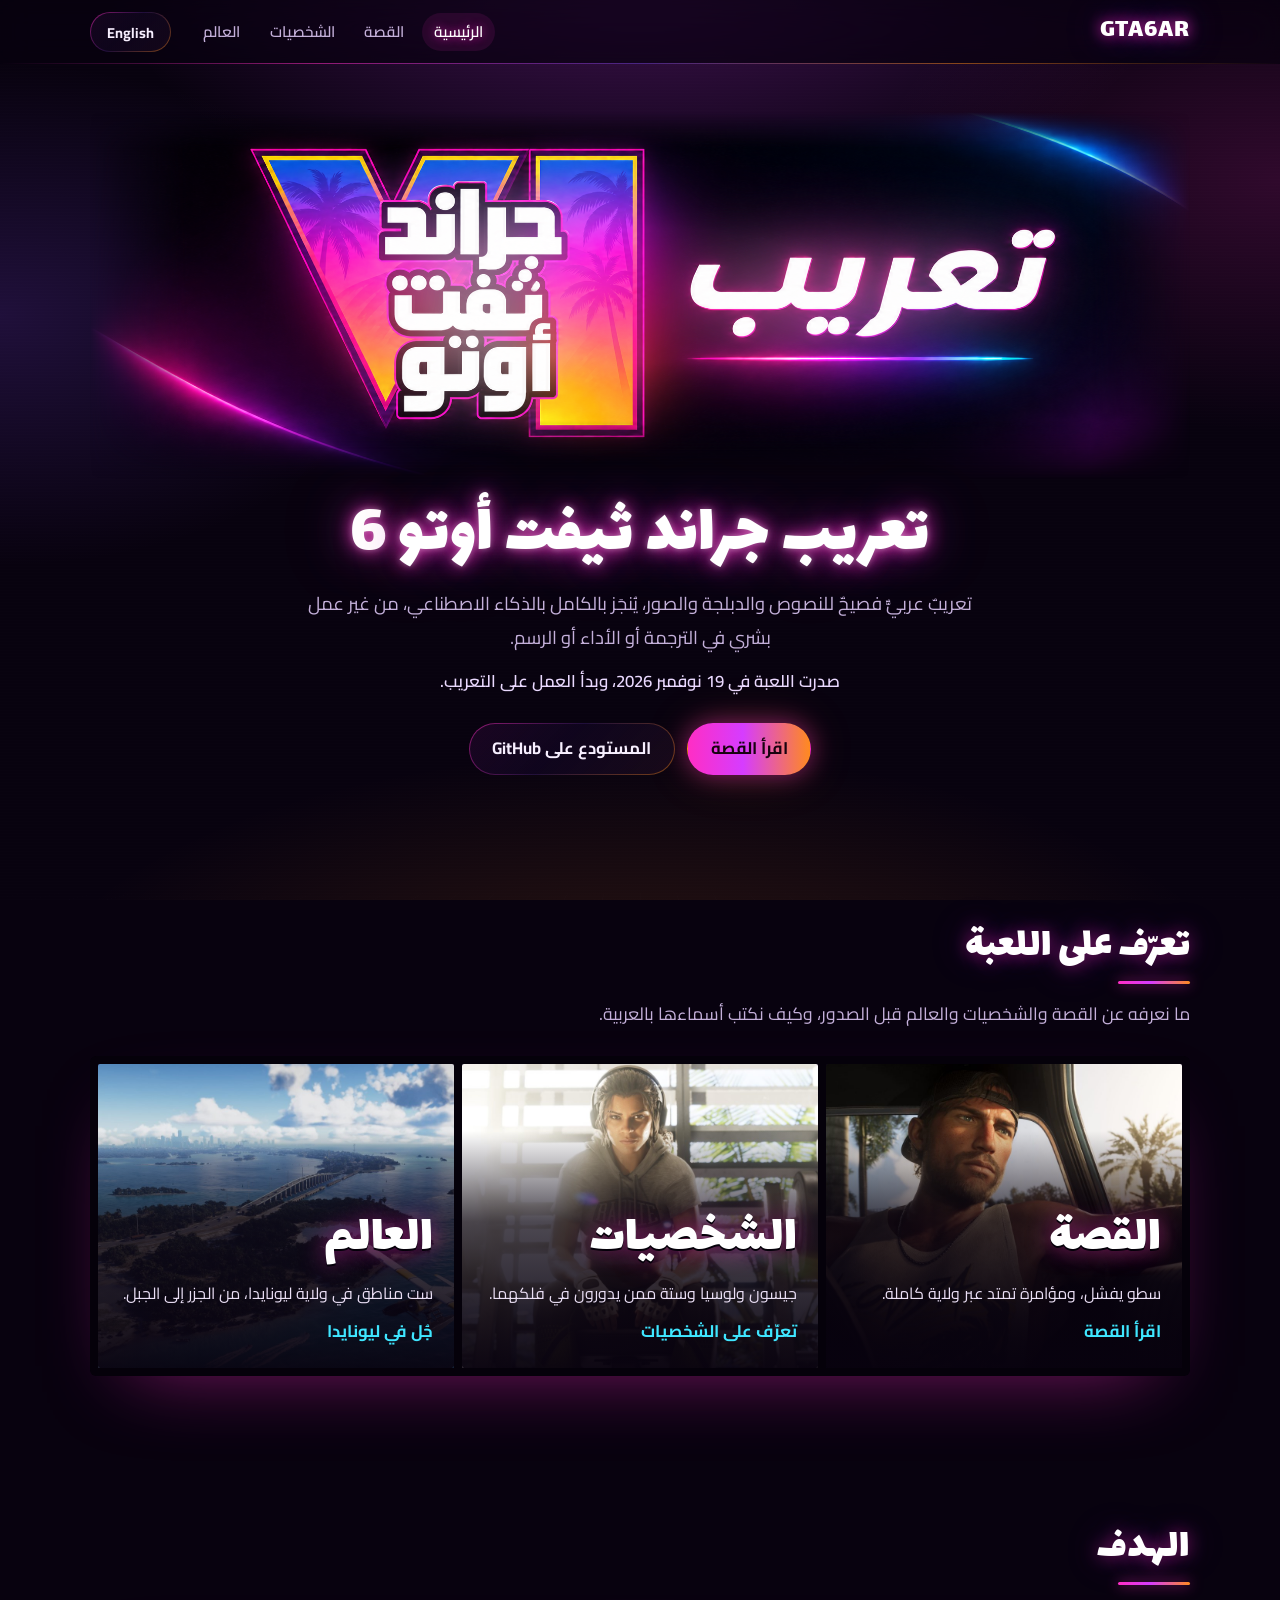
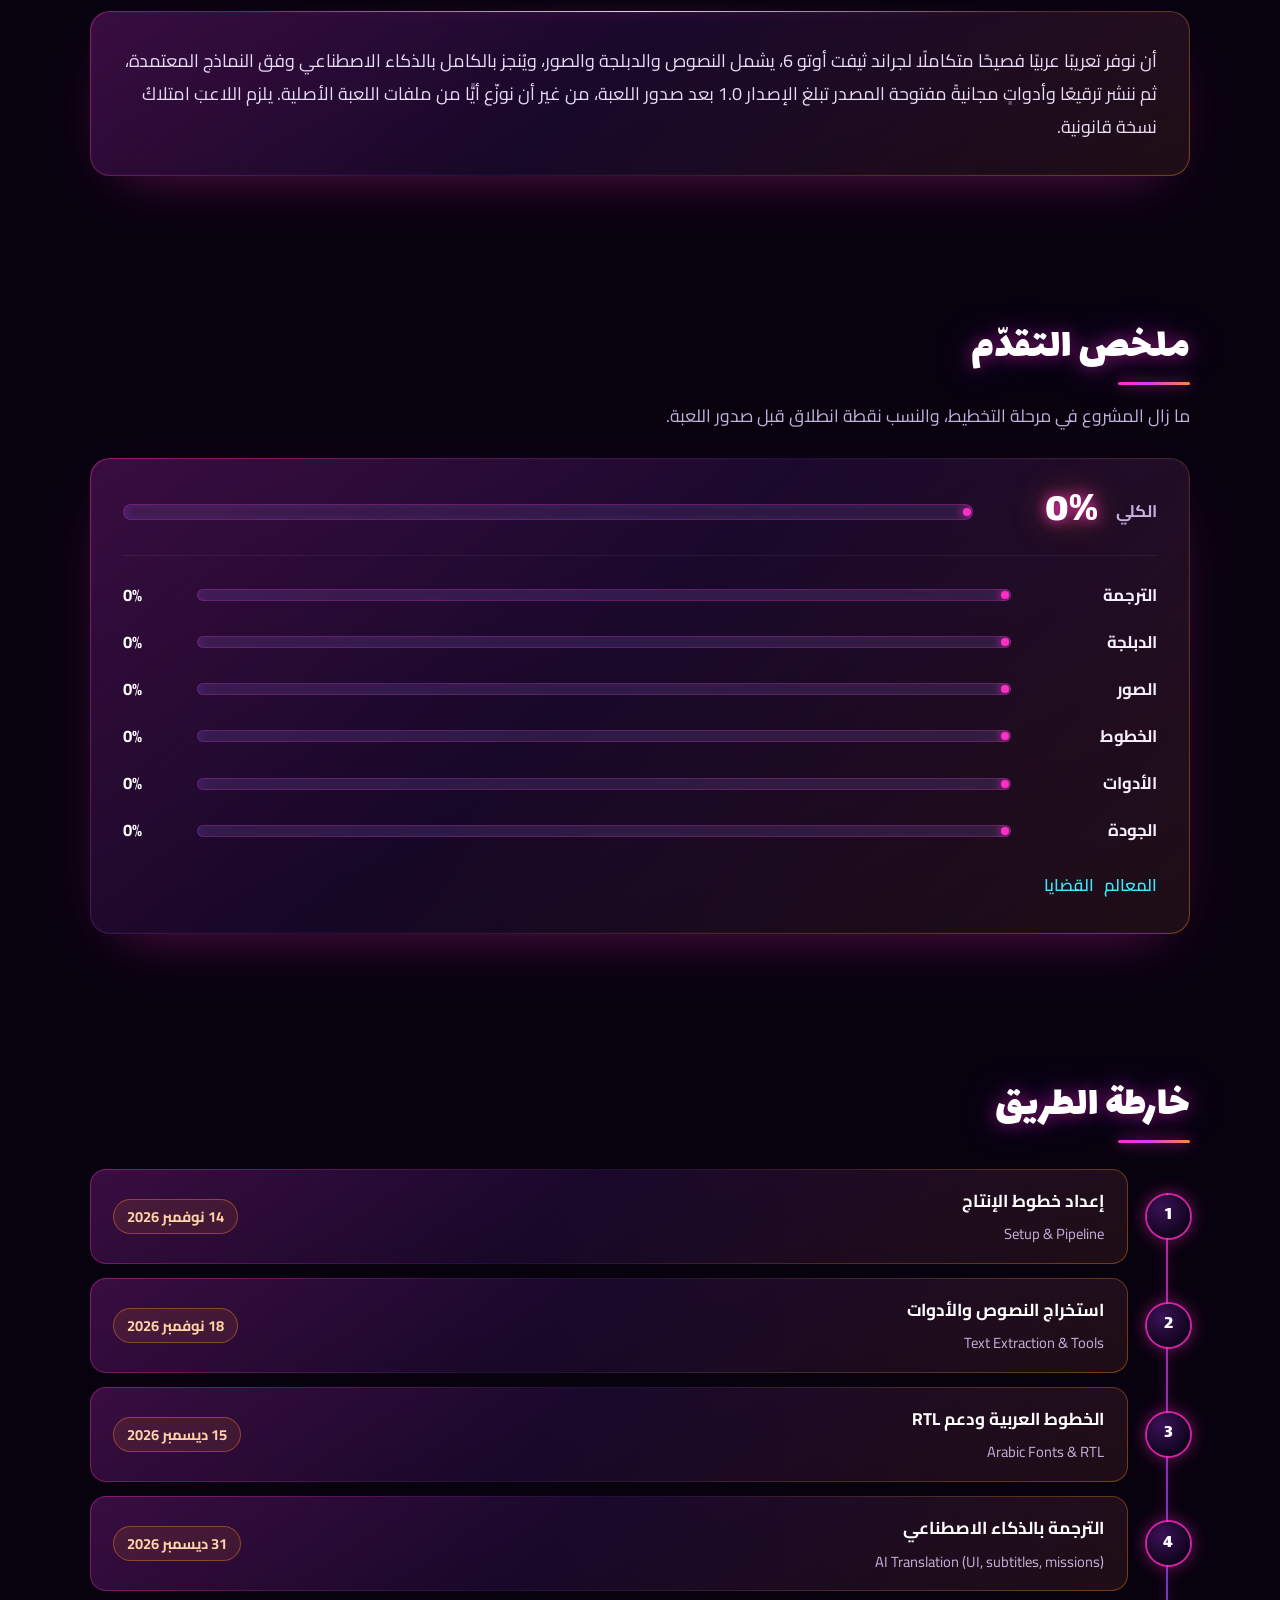
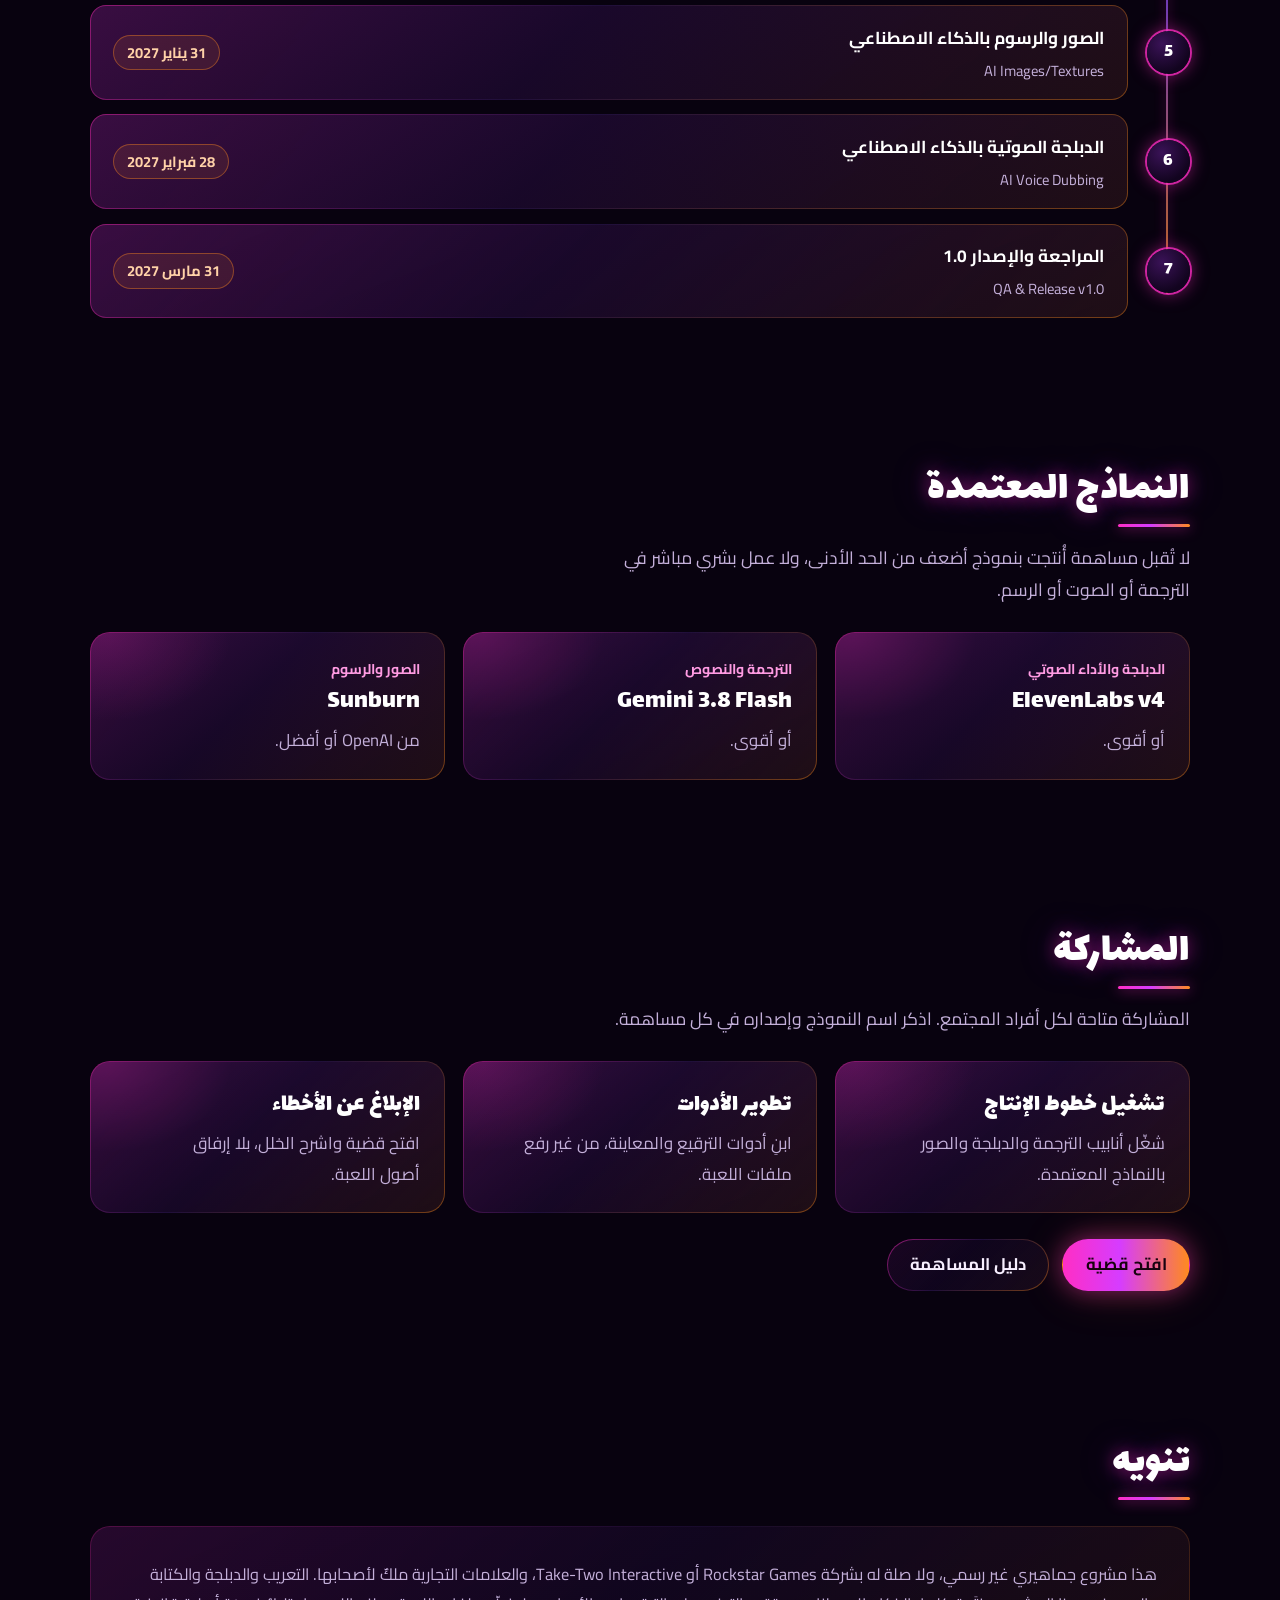
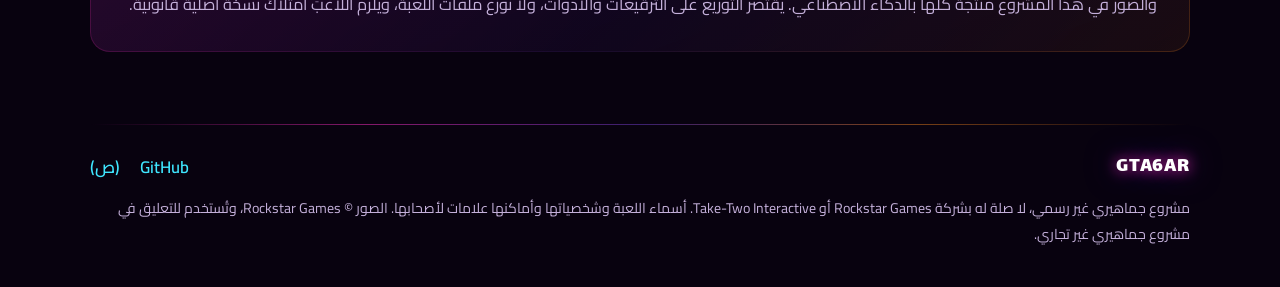
<file: docs/index.html>
<!DOCTYPE html>
<html lang="ar" dir="rtl" data-title-ar="GTA6AR — تعريب جراند ثيفت أوتو 6" data-title-en="GTA6AR — Arabic localization of Grand Theft Auto 6">
<head>
  <meta charset="utf-8">
  <meta name="viewport" content="width=device-width, initial-scale=1">
  <meta name="color-scheme" content="dark">
  <meta name="theme-color" content="#08020f">
  <meta name="description" content="GTA6AR — تعريب عربي فصيح لجراند ثيفت أوتو 6 بالذكاء الاصطناعي.">
  <title>GTA6AR — تعريب جراند ثيفت أوتو 6</title>
  <script>try{if(localStorage.getItem("gta6ar-lang")==="en"){document.documentElement.lang="en";document.documentElement.dir="ltr"}}catch(e){}</script>
  <link rel="icon" href="favicon.svg" type="image/svg+xml">
  <link rel="preconnect" href="https://fonts.googleapis.com">
  <link rel="preconnect" href="https://fonts.gstatic.com" crossorigin>
  <link href="https://fonts.googleapis.com/css2?family=Cairo:wght@400;600;700&family=Lalezar&display=swap" rel="stylesheet">
  <link rel="stylesheet" href="styles.css">
</head>
<body>
  <div class="atmosphere" aria-hidden="true">
    <div class="atmosphere-grid"></div>
  </div>

  <header class="nav">
    <div class="container nav-inner">
      <a class="brand" href="index.html">GTA6AR</a>
      <nav class="nav-links" aria-label="Pages">
        <a href="index.html" aria-current="page"><span data-l="ar">الرئيسية</span><span data-l="en" lang="en">Home</span></a>
        <a href="story.html"><span data-l="ar">القصة</span><span data-l="en" lang="en">Story</span></a>
        <a href="characters.html"><span data-l="ar">الشخصيات</span><span data-l="en" lang="en">Characters</span></a>
        <a href="world.html"><span data-l="ar">العالم</span><span data-l="en" lang="en">World</span></a>
      </nav>
      <button type="button" class="lang-toggle" id="lang-toggle" aria-label="Switch to English">English</button>
    </div>
  </header>

  <main id="top">
    <section class="hero">
      <div class="container">
        <figure class="hero-art">
          <img src="assets/header.png" width="2172" height="724" alt="تعريب جراند ثيفت أوتو" fetchpriority="high">
        </figure>
        <div class="hero-copy">
          <h1 class="hero-title" data-l="ar">تعريب جراند ثيفت أوتو 6</h1><h1 class="hero-title" data-l="en" lang="en">Arabic localization of Grand Theft Auto 6</h1>
          <p class="hero-pitch" data-l="ar">تعريبٌ عربيٌّ فصيحٌ للنصوص والدبلجة والصور، يُنجَز بالكامل بالذكاء الاصطناعي، من غير عمل بشري في الترجمة أو الأداء أو الرسم.</p><p class="hero-pitch" data-l="en" lang="en">A formal-Arabic localization of the text, voice, and images, produced entirely by AI, with no human translation, voice acting, or art.</p>
          <div>
            <div class="countdown" id="countdown" data-target="2026-11-19T00:00:00" role="timer">
              <div class="countdown-cell"><strong data-unit="days">–</strong><span data-l="ar">يوم</span><span data-l="en" lang="en">days</span></div>
              <div class="countdown-cell"><strong data-unit="hours">–</strong><span data-l="ar">ساعة</span><span data-l="en" lang="en">hours</span></div>
              <div class="countdown-cell"><strong data-unit="minutes">–</strong><span data-l="ar">دقيقة</span><span data-l="en" lang="en">minutes</span></div>
              <div class="countdown-cell"><strong data-unit="seconds">–</strong><span data-l="ar">ثانية</span><span data-l="en" lang="en">seconds</span></div>
            </div>
          </div>
          <p class="countdown-note" id="countdown-before"><span data-l="ar">حتى صدور اللعبة في 19 نوفمبر 2026</span><span data-l="en" lang="en">until the game launches on 19 November 2026</span></p>
          <p class="countdown-note" id="countdown-after" hidden><span data-l="ar">صدرت اللعبة في 19 نوفمبر 2026، وبدأ العمل على التعريب.</span><span data-l="en" lang="en">The game launched on 19 November 2026, and localization work is under way.</span></p>
          <div class="actions">
            <a class="btn btn-primary" href="story.html"><span data-l="ar">اقرأ القصة</span><span data-l="en" lang="en">Read the story</span></a>
            <a class="btn btn-ghost" href="https://github.com/DiNaSoR/GTA6AR"><span data-l="ar">المستودع على GitHub</span><span data-l="en" lang="en">GitHub repository</span></a>
          </div>
        </div>
      </div>
    </section>

    <section class="section" id="discover">
      <div class="container">
        <div class="section-head">
          <h2 data-l="ar">تعرّف على اللعبة</h2><h2 data-l="en" lang="en">Get to know the game</h2>
          <p class="lead" data-l="ar">ما نعرفه عن القصة والشخصيات والعالم قبل الصدور، وكيف نكتب أسماءها بالعربية.</p><p class="lead" data-l="en" lang="en">What we know about the story, cast and world before launch, and how we write their names in Arabic.</p>
        </div>
        <div class="mosaic mosaic-3">
          <a class="tile t-jason" href="story.html">
            <h3 class="tile-name" data-l="ar">القصة</h3><h3 class="tile-name" data-l="en" lang="en">Story</h3>
            <p class="tile-bio" data-l="ar">سطو يفشل، ومؤامرة تمتد عبر ولاية كاملة.</p><p class="tile-bio" data-l="en" lang="en">A robbery goes wrong, and a conspiracy spans a whole state.</p>
            <p class="tile-go"><span data-l="ar">اقرأ القصة</span><span data-l="en" lang="en">Read the story</span></p>
          </a>
          <a class="tile t-lucia" href="characters.html">
            <h3 class="tile-name" data-l="ar">الشخصيات</h3><h3 class="tile-name" data-l="en" lang="en">Characters</h3>
            <p class="tile-bio" data-l="ar">جيسون ولوسيا وستة ممن يدورون في فلكهما.</p><p class="tile-bio" data-l="en" lang="en">Jason, Lucia and six people in their orbit.</p>
            <p class="tile-go"><span data-l="ar">تعرّف على الشخصيات</span><span data-l="en" lang="en">Meet the cast</span></p>
          </a>
          <a class="tile t-keys-photo" href="world.html">
            <h3 class="tile-name" data-l="ar">العالم</h3><h3 class="tile-name" data-l="en" lang="en">World</h3>
            <p class="tile-bio" data-l="ar">ست مناطق في ولاية ليونايدا، من الجزر إلى الجبل.</p><p class="tile-bio" data-l="en" lang="en">Six regions of Leonida, from the islands to the mountain.</p>
            <p class="tile-go"><span data-l="ar">جُل في ليونايدا</span><span data-l="en" lang="en">Tour Leonida</span></p>
          </a>
        </div>
      </div>
    </section>

    <section class="section" id="goal">
      <div class="container">
        <div class="section-head"><h2 data-l="ar">الهدف</h2><h2 data-l="en" lang="en">Goal</h2></div>
        <div class="panel panel-glow">
          <p class="panel-text" data-l="ar">أن نوفر تعريبًا عربيًا فصيحًا متكاملًا لجراند ثيفت أوتو 6، يشمل النصوص والدبلجة والصور، ويُنجز بالكامل بالذكاء الاصطناعي وفق النماذج المعتمدة، ثم ننشر ترقيعًا وأدواتٍ مجانيةً مفتوحة المصدر تبلغ الإصدار 1.0 بعد صدور اللعبة، من غير أن نوزّع أيًّا من ملفات اللعبة الأصلية. يلزم اللاعبَ امتلاكُ نسخة قانونية.</p><p class="panel-text" data-l="en" lang="en">Ship a complete, formal-Arabic localization of Grand Theft Auto 6 — text, voice, and images — produced entirely by AI with the approved models, then release a free and open-source v1.0 patch and tools after the game launches, without ever distributing original game files. Players need their own legal copy.</p>
        </div>
      </div>
    </section>

    <section class="section" id="progress">
      <div class="container">
        <div class="section-head">
          <h2 data-l="ar">ملخص التقدّم</h2><h2 data-l="en" lang="en">Progress</h2>
          <p class="lead" data-l="ar">ما زال المشروع في مرحلة التخطيط، والنسب نقطة انطلاق قبل صدور اللعبة.</p><p class="lead" data-l="en" lang="en">The project is still in planning, and these percentages are the starting point before the game ships.</p>
        </div>
        <div class="panel progress-panel">
          <div class="overall">
            <span class="overall-label"><span data-l="ar">الكلي</span><span data-l="en" lang="en">Overall</span></span>
            <strong class="overall-value" id="overall-value">0%</strong>
            <div class="bar-track overall-track" id="overall-track" role="progressbar" aria-valuemin="0" aria-valuemax="100" aria-valuenow="0">
              <div class="bar-fill" id="overall-fill"></div>
            </div>
          </div>
          <div class="progress-list" id="progress-list"></div>
          <p class="panel-links">
            <a href="https://github.com/DiNaSoR/GTA6AR/milestones"><span data-l="ar">المعالم</span><span data-l="en" lang="en">Milestones</span></a>
            <a href="https://github.com/DiNaSoR/GTA6AR/issues"><span data-l="ar">القضايا</span><span data-l="en" lang="en">Issues</span></a>
          </p>
        </div>
      </div>
    </section>

    <section class="section" id="roadmap">
      <div class="container">
        <div class="section-head"><h2 data-l="ar">خارطة الطريق</h2><h2 data-l="en" lang="en">Roadmap</h2></div>
        <ol class="timeline" id="timeline"></ol>
      </div>
    </section>

    <section class="section" id="models">
      <div class="container">
        <div class="section-head">
          <h2 data-l="ar">النماذج المعتمدة</h2><h2 data-l="en" lang="en">Approved models</h2>
          <p class="lead" data-l="ar">لا تُقبل مساهمة أُنتجت بنموذج أضعف من الحد الأدنى، ولا عمل بشري مباشر في الترجمة أو الصوت أو الرسم.</p><p class="lead" data-l="en" lang="en">Contributions made with a weaker model, or with direct human translation, voice, or art, are not accepted.</p>
        </div>
        <div class="cards">
          <article class="card">
            <p class="card-kicker" data-l="ar">الدبلجة والأداء الصوتي</p><p class="card-kicker" data-l="en" lang="en">Voice dubbing</p>
            <h3>ElevenLabs v4</h3>
            <p data-l="ar">أو أقوى.</p><p data-l="en" lang="en">or stronger.</p>
          </article>
          <article class="card">
            <p class="card-kicker" data-l="ar">الترجمة والنصوص</p><p class="card-kicker" data-l="en" lang="en">Translation and text</p>
            <h3>Gemini 3.8 Flash</h3>
            <p data-l="ar">أو أقوى.</p><p data-l="en" lang="en">or stronger.</p>
          </article>
          <article class="card">
            <p class="card-kicker" data-l="ar">الصور والرسوم</p><p class="card-kicker" data-l="en" lang="en">Images and graphics</p>
            <h3>Sunburn</h3>
            <p data-l="ar">من OpenAI أو أفضل.</p><p data-l="en" lang="en">from OpenAI, or better.</p>
          </article>
        </div>
      </div>
    </section>

    <section class="section" id="join">
      <div class="container">
        <div class="section-head">
          <h2 data-l="ar">المشاركة</h2><h2 data-l="en" lang="en">How to participate</h2>
          <p class="lead" data-l="ar">المشاركة متاحة لكل أفراد المجتمع. اذكر اسم النموذج وإصداره في كل مساهمة.</p><p class="lead" data-l="en" lang="en">Anyone in the community can help. Name the model and version in every contribution.</p>
        </div>
        <div class="cards">
          <article class="card">
            <h3 data-l="ar">تشغيل خطوط الإنتاج</h3><h3 data-l="en" lang="en">Run the AI pipelines</h3>
            <p data-l="ar">شغّل أنابيب الترجمة والدبلجة والصور بالنماذج المعتمدة.</p><p data-l="en" lang="en">Run the translation, dubbing, and image pipelines with the approved models.</p>
          </article>
          <article class="card">
            <h3 data-l="ar">تطوير الأدوات</h3><h3 data-l="en" lang="en">Build tools</h3>
            <p data-l="ar">ابنِ أدوات الترقيع والمعاينة، من غير رفع ملفات اللعبة.</p><p data-l="en" lang="en">Build patch and preview tools, and never upload game files.</p>
          </article>
          <article class="card">
            <h3 data-l="ar">الإبلاغ عن الأخطاء</h3><h3 data-l="en" lang="en">Report bugs</h3>
            <p data-l="ar">افتح قضية واشرح الخلل، بلا إرفاق أصول اللعبة.</p><p data-l="en" lang="en">Open an issue and describe the problem, without attaching game assets.</p>
          </article>
        </div>
        <div class="actions actions-start">
          <a class="btn btn-primary" href="https://github.com/DiNaSoR/GTA6AR/issues"><span data-l="ar">افتح قضية</span><span data-l="en" lang="en">Open an issue</span></a>
          <a class="btn btn-ghost" href="https://github.com/DiNaSoR/GTA6AR/blob/main/CONTRIBUTING.md"><span data-l="ar">دليل المساهمة</span><span data-l="en" lang="en">Contributing guide</span></a>
        </div>
      </div>
    </section>

    <section class="section" id="disclaimer">
      <div class="container">
        <div class="section-head"><h2 data-l="ar">تنويه</h2><h2 data-l="en" lang="en">Disclaimer</h2></div>
        <div class="panel panel-quiet">
          <p class="panel-text" data-l="ar">هذا مشروع جماهيري غير رسمي، ولا صلة له بشركة Rockstar Games أو Take-Two Interactive، والعلامات التجارية ملكٌ لأصحابها. التعريب والدبلجة والكتابة والصور في هذا المشروع منتَجة كلها بالذكاء الاصطناعي. يقتصر التوزيع على الترقيعات والأدوات، ولا نوزّع ملفات اللعبة، ويلزم اللاعبَ امتلاكُ نسخة أصلية قانونية.</p><p class="panel-text" data-l="en" lang="en">This is an unofficial fan project, not affiliated with Rockstar Games or Take-Two Interactive. Trademarks belong to their owners. All localization, dubbing, writing, and images are AI-generated. We distribute patches and tools only — never game files. You need your own legal copy.</p>
        </div>
      </div>
    </section>
  </main>

  <footer class="footer">
    <div class="container footer-inner">
      <span class="brand brand-small">GTA6AR</span>
      <nav class="footer-links" aria-label="Links">
        <a href="https://github.com/DiNaSoR/GTA6AR">GitHub</a>
        <a href="https://x.com/sbalhatlani">(ص)</a>
      </nav>
      <p class="footer-note" data-l="ar">مشروع جماهيري غير رسمي، لا صلة له بشركة Rockstar Games أو Take-Two Interactive. أسماء اللعبة وشخصياتها وأماكنها علامات لأصحابها. الصور © Rockstar Games، وتُستخدم للتعليق في مشروع جماهيري غير تجاري.</p><p class="footer-note" data-l="en" lang="en">An unofficial fan project, not affiliated with Rockstar Games or Take-Two Interactive. Game, character and place names belong to their owners. Images are © Rockstar Games, used for commentary on a non-commercial fan project.</p>
    </div>
  </footer>

  <script src="app.js" defer></script>
</body>
</html>
</file>
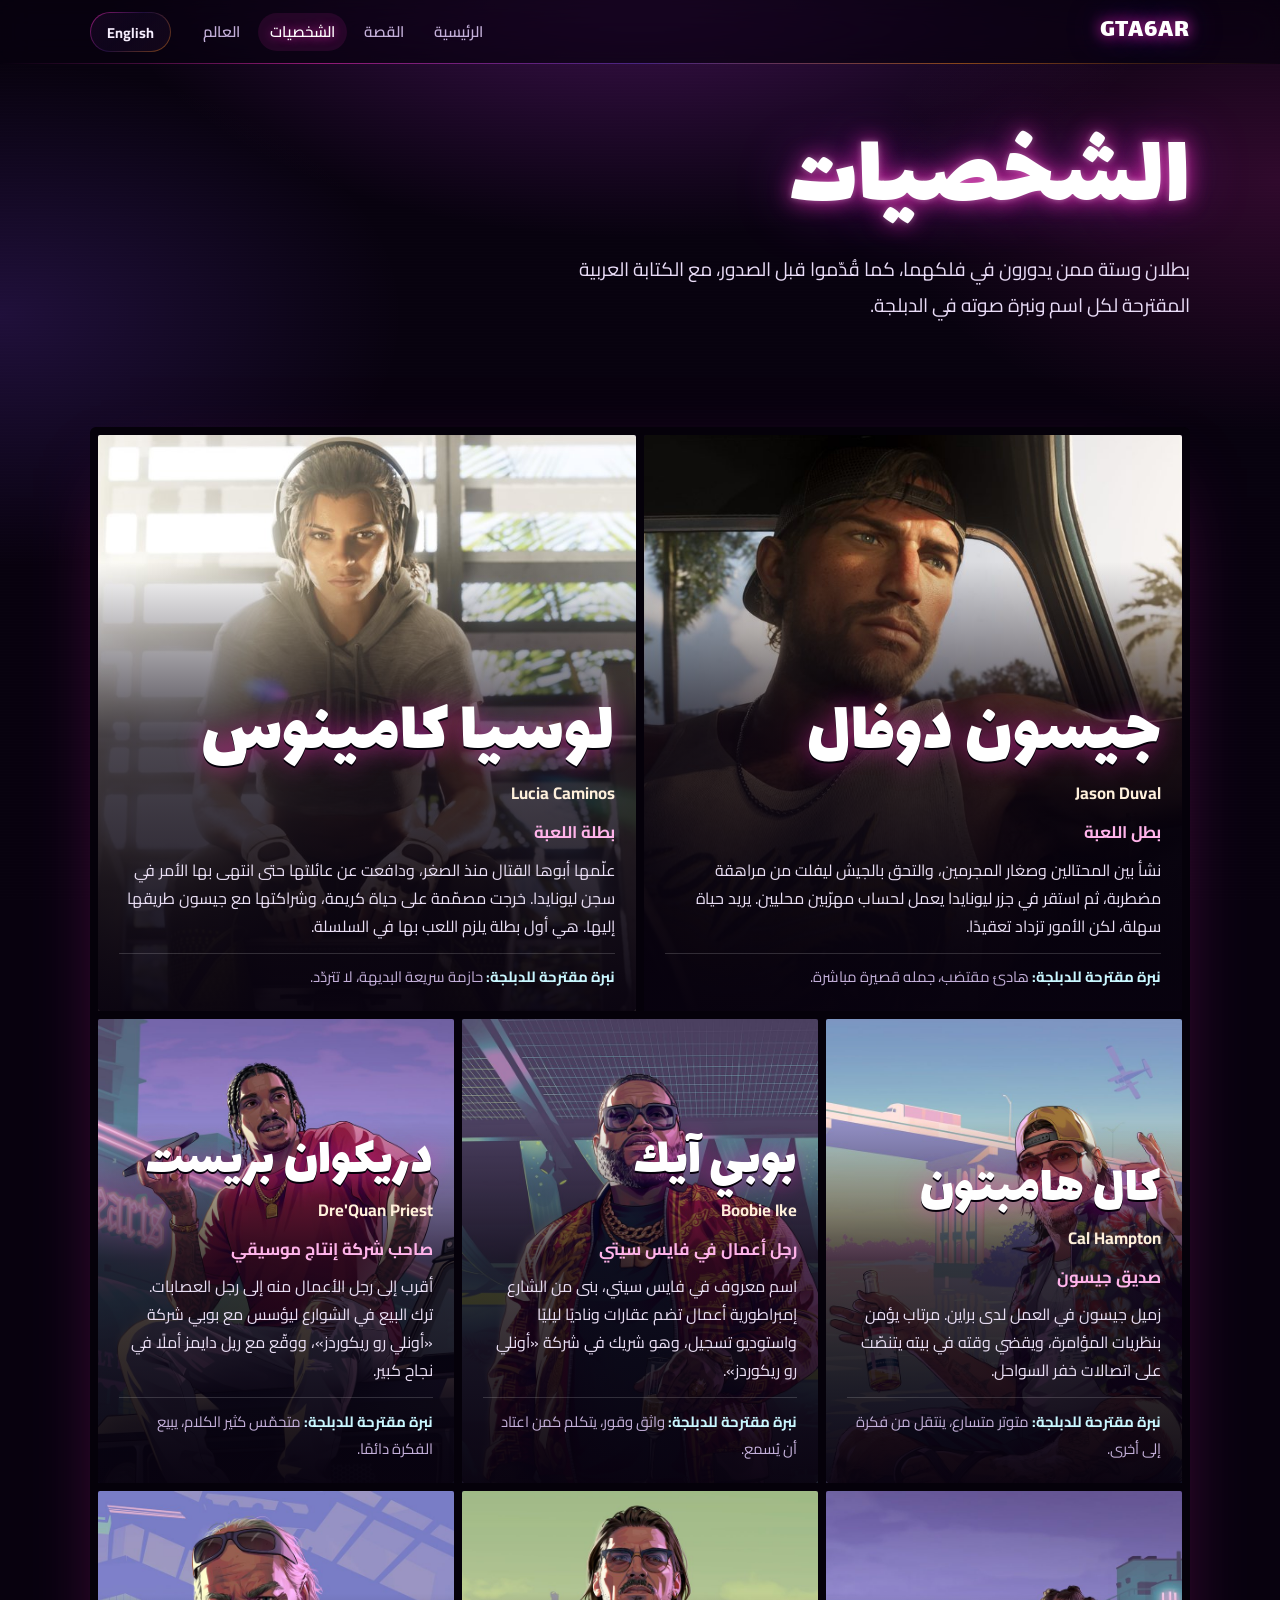
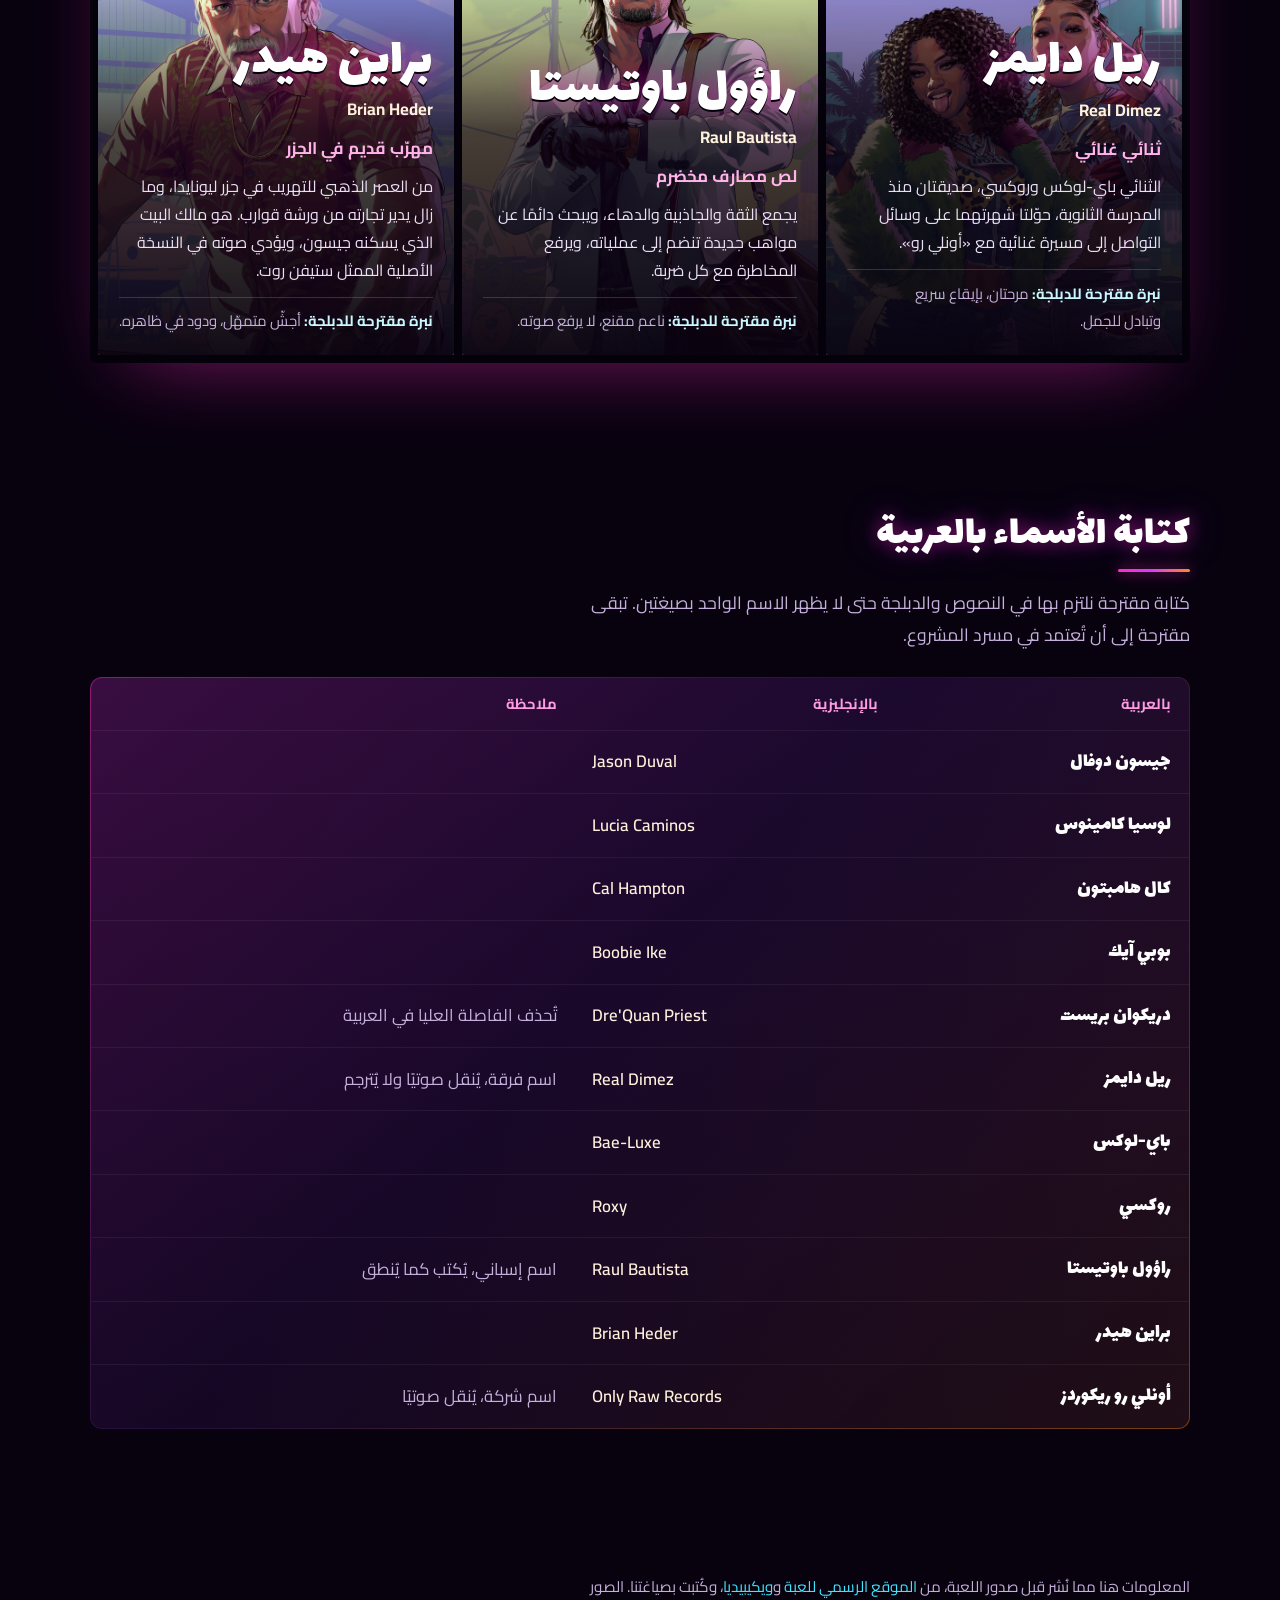
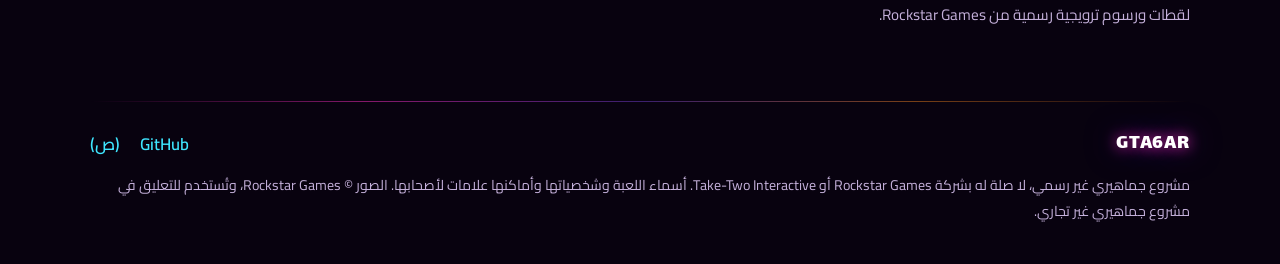
<file: docs/characters.html>
<!DOCTYPE html>
<html lang="ar" dir="rtl" data-title-ar="الشخصيات — GTA6AR" data-title-en="Characters — GTA6AR">
<head>
  <meta charset="utf-8">
  <meta name="viewport" content="width=device-width, initial-scale=1">
  <meta name="color-scheme" content="dark">
  <meta name="theme-color" content="#08020f">
  <meta name="description" content="شخصيات جراند ثيفت أوتو 6 وكتابة أسمائها بالعربية.">
  <title>الشخصيات — GTA6AR</title>
  <script>try{if(localStorage.getItem("gta6ar-lang")==="en"){document.documentElement.lang="en";document.documentElement.dir="ltr"}}catch(e){}</script>
  <link rel="icon" href="favicon.svg" type="image/svg+xml">
  <link rel="preconnect" href="https://fonts.googleapis.com">
  <link rel="preconnect" href="https://fonts.gstatic.com" crossorigin>
  <link href="https://fonts.googleapis.com/css2?family=Cairo:wght@400;600;700&family=Lalezar&display=swap" rel="stylesheet">
  <link rel="stylesheet" href="styles.css">
</head>
<body>
  <div class="atmosphere" aria-hidden="true">
    <div class="atmosphere-grid"></div>
  </div>

  <header class="nav">
    <div class="container nav-inner">
      <a class="brand" href="index.html">GTA6AR</a>
      <nav class="nav-links" aria-label="Pages">
        <a href="index.html"><span data-l="ar">الرئيسية</span><span data-l="en" lang="en">Home</span></a>
        <a href="story.html"><span data-l="ar">القصة</span><span data-l="en" lang="en">Story</span></a>
        <a href="characters.html" aria-current="page"><span data-l="ar">الشخصيات</span><span data-l="en" lang="en">Characters</span></a>
        <a href="world.html"><span data-l="ar">العالم</span><span data-l="en" lang="en">World</span></a>
      </nav>
      <button type="button" class="lang-toggle" id="lang-toggle" aria-label="Switch to English">English</button>
    </div>
  </header>

  <main id="top">
    <section class="page-head">
      <div class="container">
        <h1 class="page-title" data-l="ar">الشخصيات</h1><h1 class="page-title" data-l="en" lang="en">Characters</h1>
        <p class="page-lead" data-l="ar">بطلان وستة ممن يدورون في فلكهما، كما قُدّموا قبل الصدور، مع الكتابة العربية المقترحة لكل اسم ونبرة صوته في الدبلجة.</p><p class="page-lead" data-l="en" lang="en">Two leads and six people in their orbit, as introduced before launch, with the proposed Arabic spelling of each name and a tone for the dub.</p>
      </div>
    </section>

    <section class="section">
      <div class="container">
        <div class="mosaic">
          <article class="tile t-jason tile-lead" id="jason">
            <h2 class="tile-name" data-l="ar">جيسون دوفال</h2><h2 class="tile-name" data-l="en" lang="en">Jason Duval</h2>
            <p class="tile-latin" data-l="ar" lang="en">Jason Duval</p>
            <p class="tile-role" data-l="ar">بطل اللعبة</p><p class="tile-role" data-l="en" lang="en">Protagonist</p>
            <p class="tile-bio" data-l="ar">نشأ بين المحتالين وصغار المجرمين، والتحق بالجيش ليفلت من مراهقة مضطربة، ثم استقر في جزر ليونايدا يعمل لحساب مهرّبين محليين. يريد حياة سهلة، لكن الأمور تزداد تعقيدًا.</p><p class="tile-bio" data-l="en" lang="en">Grew up around grifters and small-time crooks, joined the Army to get away from a troubled youth, then settled in the Leonida Keys working for local smugglers. He wants an easy life, and it keeps getting harder.</p>
            <p class="tile-voice" data-l="ar"><b>نبرة مقترحة للدبلجة:</b> هادئ مقتضب، جمله قصيرة مباشرة.</p><p class="tile-voice" data-l="en" lang="en"><b>Suggested dubbing tone:</b> Calm and terse; short, direct lines.</p>
          </article>
          <article class="tile t-lucia tile-lead" id="lucia">
            <h2 class="tile-name" data-l="ar">لوسيا كامينوس</h2><h2 class="tile-name" data-l="en" lang="en">Lucia Caminos</h2>
            <p class="tile-latin" data-l="ar" lang="en">Lucia Caminos</p>
            <p class="tile-role" data-l="ar">بطلة اللعبة</p><p class="tile-role" data-l="en" lang="en">Protagonist</p>
            <p class="tile-bio" data-l="ar">علّمها أبوها القتال منذ الصغر، ودافعت عن عائلتها حتى انتهى بها الأمر في سجن ليونايدا. خرجت مصمّمة على حياة كريمة، وشراكتها مع جيسون طريقها إليها. هي أول بطلة يلزم اللعب بها في السلسلة.</p><p class="tile-bio" data-l="en" lang="en">Her father taught her to fight as a child, and standing up for her family landed her in Leonida Penitentiary. She came out set on a better life, and her partnership with Jason is the way there. She is the series' first female lead you must play.</p>
            <p class="tile-voice" data-l="ar"><b>نبرة مقترحة للدبلجة:</b> حازمة سريعة البديهة، لا تتردّد.</p><p class="tile-voice" data-l="en" lang="en"><b>Suggested dubbing tone:</b> Firm and quick-witted; never hesitant.</p>
          </article>
          <article class="tile t-cal" id="cal">
            <h2 class="tile-name" data-l="ar">كال هامبتون</h2><h2 class="tile-name" data-l="en" lang="en">Cal Hampton</h2>
            <p class="tile-latin" data-l="ar" lang="en">Cal Hampton</p>
            <p class="tile-role" data-l="ar">صديق جيسون</p><p class="tile-role" data-l="en" lang="en">Jason's friend</p>
            <p class="tile-bio" data-l="ar">زميل جيسون في العمل لدى براين. مرتاب يؤمن بنظريات المؤامرة، ويقضي وقته في بيته يتنصّت على اتصالات خفر السواحل.</p><p class="tile-bio" data-l="en" lang="en">Works alongside Jason for Brian. Paranoid and fond of conspiracy theories, he spends his time at home listening in on Coast Guard radio.</p>
            <p class="tile-voice" data-l="ar"><b>نبرة مقترحة للدبلجة:</b> متوتر متسارع، ينتقل من فكرة إلى أخرى.</p><p class="tile-voice" data-l="en" lang="en"><b>Suggested dubbing tone:</b> Jittery and fast, jumping between ideas.</p>
          </article>
          <article class="tile t-boobie" id="boobie">
            <h2 class="tile-name" data-l="ar">بوبي آيك</h2><h2 class="tile-name" data-l="en" lang="en">Boobie Ike</h2>
            <p class="tile-latin" data-l="ar" lang="en">Boobie Ike</p>
            <p class="tile-role" data-l="ar">رجل أعمال في فايس سيتي</p><p class="tile-role" data-l="en" lang="en">Vice City businessman</p>
            <p class="tile-bio" data-l="ar">اسم معروف في فايس سيتي، بنى من الشارع إمبراطورية أعمال تضم عقارات وناديًا ليليًا واستوديو تسجيل، وهو شريك في شركة «أونلي رو ريكوردز».</p><p class="tile-bio" data-l="en" lang="en">A known name in Vice City who turned street money into a business empire of property, a club and a recording studio, and a partner in Only Raw Records.</p>
            <p class="tile-voice" data-l="ar"><b>نبرة مقترحة للدبلجة:</b> واثق وقور، يتكلم كمن اعتاد أن يُسمع.</p><p class="tile-voice" data-l="en" lang="en"><b>Suggested dubbing tone:</b> Assured and weighty; used to being listened to.</p>
          </article>
          <article class="tile t-drequan" id="drequan">
            <h2 class="tile-name" data-l="ar">دريكوان بريست</h2><h2 class="tile-name" data-l="en" lang="en">Dre'Quan Priest</h2>
            <p class="tile-latin" data-l="ar" lang="en">Dre'Quan Priest</p>
            <p class="tile-role" data-l="ar">صاحب شركة إنتاج موسيقي</p><p class="tile-role" data-l="en" lang="en">Record label owner</p>
            <p class="tile-bio" data-l="ar">أقرب إلى رجل الأعمال منه إلى رجل العصابات. ترك البيع في الشوارع ليؤسس مع بوبي شركة «أونلي رو ريكوردز»، ووقّع مع ريل دايمز أملًا في نجاح كبير.</p><p class="tile-bio" data-l="en" lang="en">More hustler than gangster. He left street dealing to start Only Raw Records with Boobie, and signed Real Dimez hoping for a breakout.</p>
            <p class="tile-voice" data-l="ar"><b>نبرة مقترحة للدبلجة:</b> متحمّس كثير الكلام، يبيع الفكرة دائمًا.</p><p class="tile-voice" data-l="en" lang="en"><b>Suggested dubbing tone:</b> Eager and talkative; always selling.</p>
          </article>
          <article class="tile t-dimez" id="dimez">
            <h2 class="tile-name" data-l="ar">ريل دايمز</h2><h2 class="tile-name" data-l="en" lang="en">Real Dimez</h2>
            <p class="tile-latin" data-l="ar" lang="en">Real Dimez</p>
            <p class="tile-role" data-l="ar">ثنائي غنائي</p><p class="tile-role" data-l="en" lang="en">Music duo</p>
            <p class="tile-bio" data-l="ar">الثنائي باي-لوكس وروكسي، صديقتان منذ المدرسة الثانوية، حوّلتا شهرتهما على وسائل التواصل إلى مسيرة غنائية مع «أونلي رو».</p><p class="tile-bio" data-l="en" lang="en">Bae-Luxe and Roxy, friends since high school, who turned social-media fame into a music career with Only Raw.</p>
            <p class="tile-voice" data-l="ar"><b>نبرة مقترحة للدبلجة:</b> مرحتان، بإيقاع سريع وتبادل للجمل.</p><p class="tile-voice" data-l="en" lang="en"><b>Suggested dubbing tone:</b> Playful, fast, finishing each other's lines.</p>
          </article>
          <article class="tile t-raul" id="raul">
            <h2 class="tile-name" data-l="ar">راؤول باوتيستا</h2><h2 class="tile-name" data-l="en" lang="en">Raul Bautista</h2>
            <p class="tile-latin" data-l="ar" lang="en">Raul Bautista</p>
            <p class="tile-role" data-l="ar">لص مصارف مخضرم</p><p class="tile-role" data-l="en" lang="en">Veteran bank robber</p>
            <p class="tile-bio" data-l="ar">يجمع الثقة والجاذبية والدهاء، ويبحث دائمًا عن مواهب جديدة تنضم إلى عملياته، ويرفع المخاطرة مع كل ضربة.</p><p class="tile-bio" data-l="en" lang="en">Confident, charming and cunning. He is always scouting new talent for his crew, and raises the stakes with every job.</p>
            <p class="tile-voice" data-l="ar"><b>نبرة مقترحة للدبلجة:</b> ناعم مقنع، لا يرفع صوته.</p><p class="tile-voice" data-l="en" lang="en"><b>Suggested dubbing tone:</b> Smooth and persuasive; never raises his voice.</p>
          </article>
          <article class="tile t-brian" id="brian">
            <h2 class="tile-name" data-l="ar">براين هيدر</h2><h2 class="tile-name" data-l="en" lang="en">Brian Heder</h2>
            <p class="tile-latin" data-l="ar" lang="en">Brian Heder</p>
            <p class="tile-role" data-l="ar">مهرّب قديم في الجزر</p><p class="tile-role" data-l="en" lang="en">Old-school Keys smuggler</p>
            <p class="tile-bio" data-l="ar">من العصر الذهبي للتهريب في جزر ليونايدا، وما زال يدير تجارته من ورشة قوارب. هو مالك البيت الذي يسكنه جيسون، ويؤدي صوته في النسخة الأصلية الممثل ستيفن روت.</p><p class="tile-bio" data-l="en" lang="en">A relic of the Keys' golden age of smuggling who still runs product through his boat yard. He is Jason's landlord, voiced in the original by Stephen Root.</p>
            <p class="tile-voice" data-l="ar"><b>نبرة مقترحة للدبلجة:</b> أجشّ متمهّل، ودود في ظاهره.</p><p class="tile-voice" data-l="en" lang="en"><b>Suggested dubbing tone:</b> Gravelly and unhurried; friendly on the surface.</p>
          </article>
        </div>
      </div>
    </section>

    <section class="section" id="names">
      <div class="container">
        <div class="section-head">
          <h2 data-l="ar">كتابة الأسماء بالعربية</h2><h2 data-l="en" lang="en">Writing the names in Arabic</h2>
          <p class="lead" data-l="ar">كتابة مقترحة نلتزم بها في النصوص والدبلجة حتى لا يظهر الاسم الواحد بصيغتين. تبقى مقترحة إلى أن تُعتمد في مسرد المشروع.</p><p class="lead" data-l="en" lang="en">A proposed spelling to use across text and dubbing, so no name appears two ways. It stays a proposal until adopted in the project glossary.</p>
        </div>
        <div class="table-wrap">
          <table class="names">
            <thead>
              <tr><th scope="col" data-l="ar">بالعربية</th><th scope="col" data-l="en" lang="en">Arabic</th><th scope="col" data-l="ar">بالإنجليزية</th><th scope="col" data-l="en" lang="en">English</th><th scope="col" data-l="ar">ملاحظة</th><th scope="col" data-l="en" lang="en">Note</th></tr>
            </thead>
            <tbody>
              <tr><td>جيسون دوفال</td><td class="latin" lang="en">Jason Duval</td><td></td></tr>
              <tr><td>لوسيا كامينوس</td><td class="latin" lang="en">Lucia Caminos</td><td></td></tr>
              <tr><td>كال هامبتون</td><td class="latin" lang="en">Cal Hampton</td><td></td></tr>
              <tr><td>بوبي آيك</td><td class="latin" lang="en">Boobie Ike</td><td></td></tr>
              <tr><td>دريكوان بريست</td><td class="latin" lang="en">Dre'Quan Priest</td><td><span data-l="ar">تُحذف الفاصلة العليا في العربية</span><span data-l="en" lang="en">The apostrophe is dropped in Arabic</span></td></tr>
              <tr><td>ريل دايمز</td><td class="latin" lang="en">Real Dimez</td><td><span data-l="ar">اسم فرقة، يُنقل صوتيًا ولا يُترجم</span><span data-l="en" lang="en">A group name: transliterated, not translated</span></td></tr>
              <tr><td>باي-لوكس</td><td class="latin" lang="en">Bae-Luxe</td><td></td></tr>
              <tr><td>روكسي</td><td class="latin" lang="en">Roxy</td><td></td></tr>
              <tr><td>راؤول باوتيستا</td><td class="latin" lang="en">Raul Bautista</td><td><span data-l="ar">اسم إسباني، يُكتب كما يُنطق</span><span data-l="en" lang="en">Spanish name, written as pronounced</span></td></tr>
              <tr><td>براين هيدر</td><td class="latin" lang="en">Brian Heder</td><td></td></tr>
              <tr><td>أونلي رو ريكوردز</td><td class="latin" lang="en">Only Raw Records</td><td><span data-l="ar">اسم شركة، يُنقل صوتيًا</span><span data-l="en" lang="en">A company name: transliterated</span></td></tr>
            </tbody>
          </table>
        </div>
      </div>
    </section>

    <section class="section">
      <div class="container">
        <p class="sources" data-l="ar">المعلومات هنا مما نُشر قبل صدور اللعبة، من <a href="https://www.rockstargames.com/VI">الموقع الرسمي للعبة</a> و<a href="https://en.wikipedia.org/wiki/Grand_Theft_Auto_VI">ويكيبيديا</a>، وكُتبت بصياغتنا. الصور لقطات ورسوم ترويجية رسمية من Rockstar Games.</p><p class="sources" data-l="en" lang="en">Everything here was published before launch, on the <a href="https://www.rockstargames.com/VI">official game site</a> and <a href="https://en.wikipedia.org/wiki/Grand_Theft_Auto_VI">Wikipedia</a>, and is written in our own words. The images are official screenshots and promotional artwork from Rockstar Games.</p>
      </div>
    </section>
  </main>

  <footer class="footer">
    <div class="container footer-inner">
      <span class="brand brand-small">GTA6AR</span>
      <nav class="footer-links" aria-label="Links">
        <a href="https://github.com/DiNaSoR/GTA6AR">GitHub</a>
        <a href="https://x.com/sbalhatlani">(ص)</a>
      </nav>
      <p class="footer-note" data-l="ar">مشروع جماهيري غير رسمي، لا صلة له بشركة Rockstar Games أو Take-Two Interactive. أسماء اللعبة وشخصياتها وأماكنها علامات لأصحابها. الصور © Rockstar Games، وتُستخدم للتعليق في مشروع جماهيري غير تجاري.</p><p class="footer-note" data-l="en" lang="en">An unofficial fan project, not affiliated with Rockstar Games or Take-Two Interactive. Game, character and place names belong to their owners. Images are © Rockstar Games, used for commentary on a non-commercial fan project.</p>
    </div>
  </footer>

  <script src="app.js" defer></script>
</body>
</html>
</file>
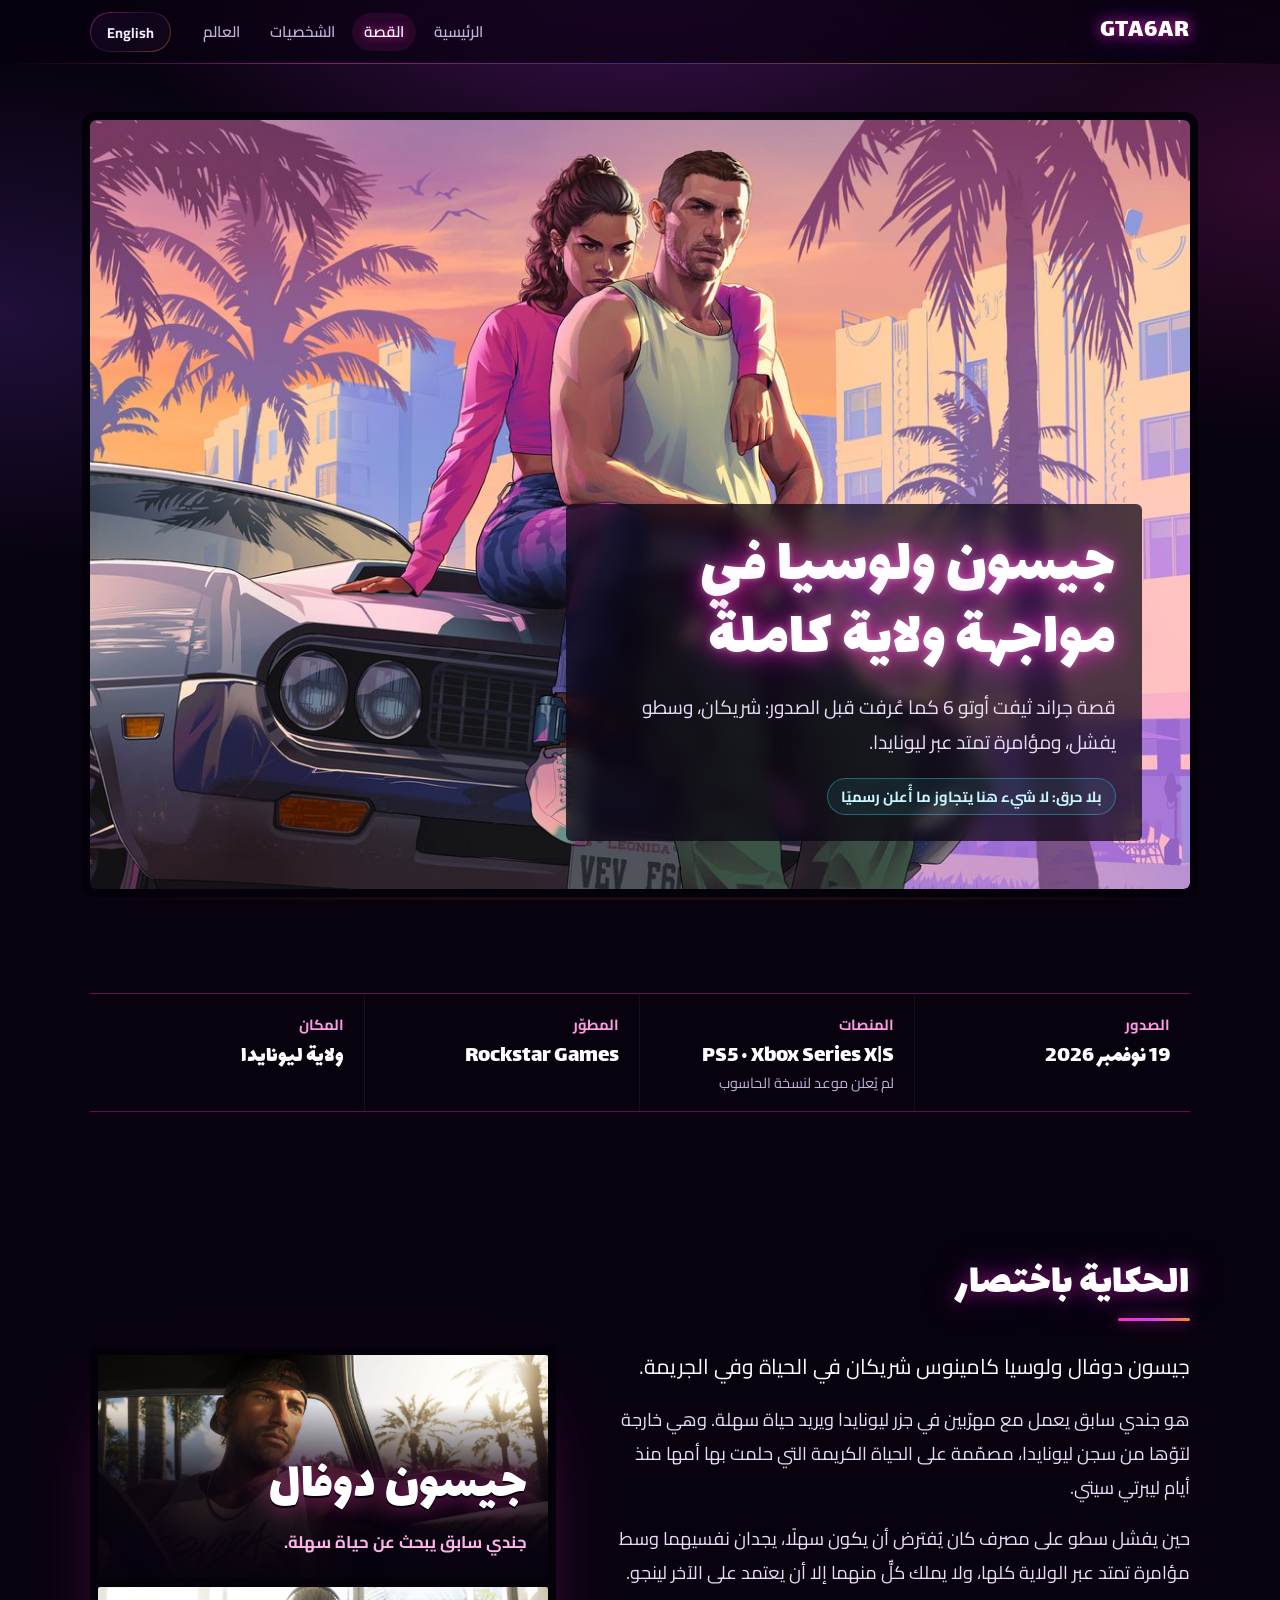
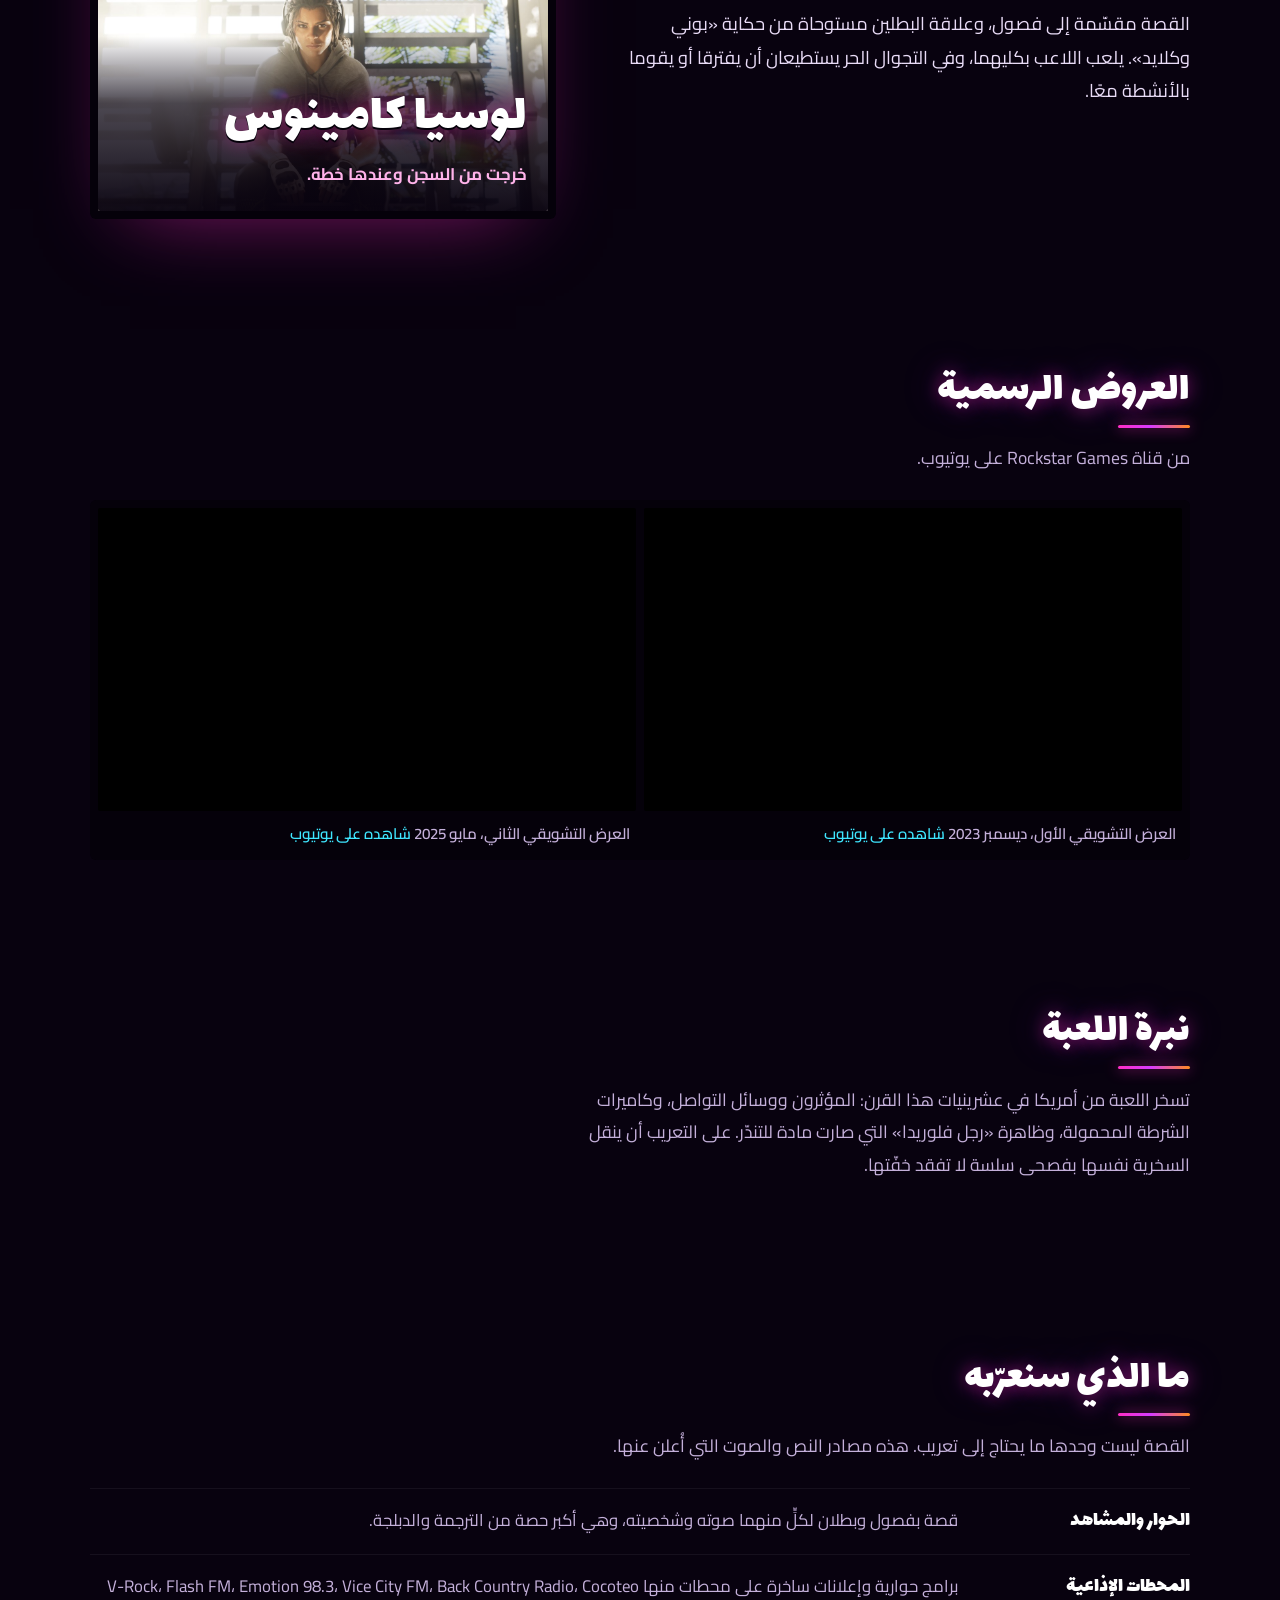
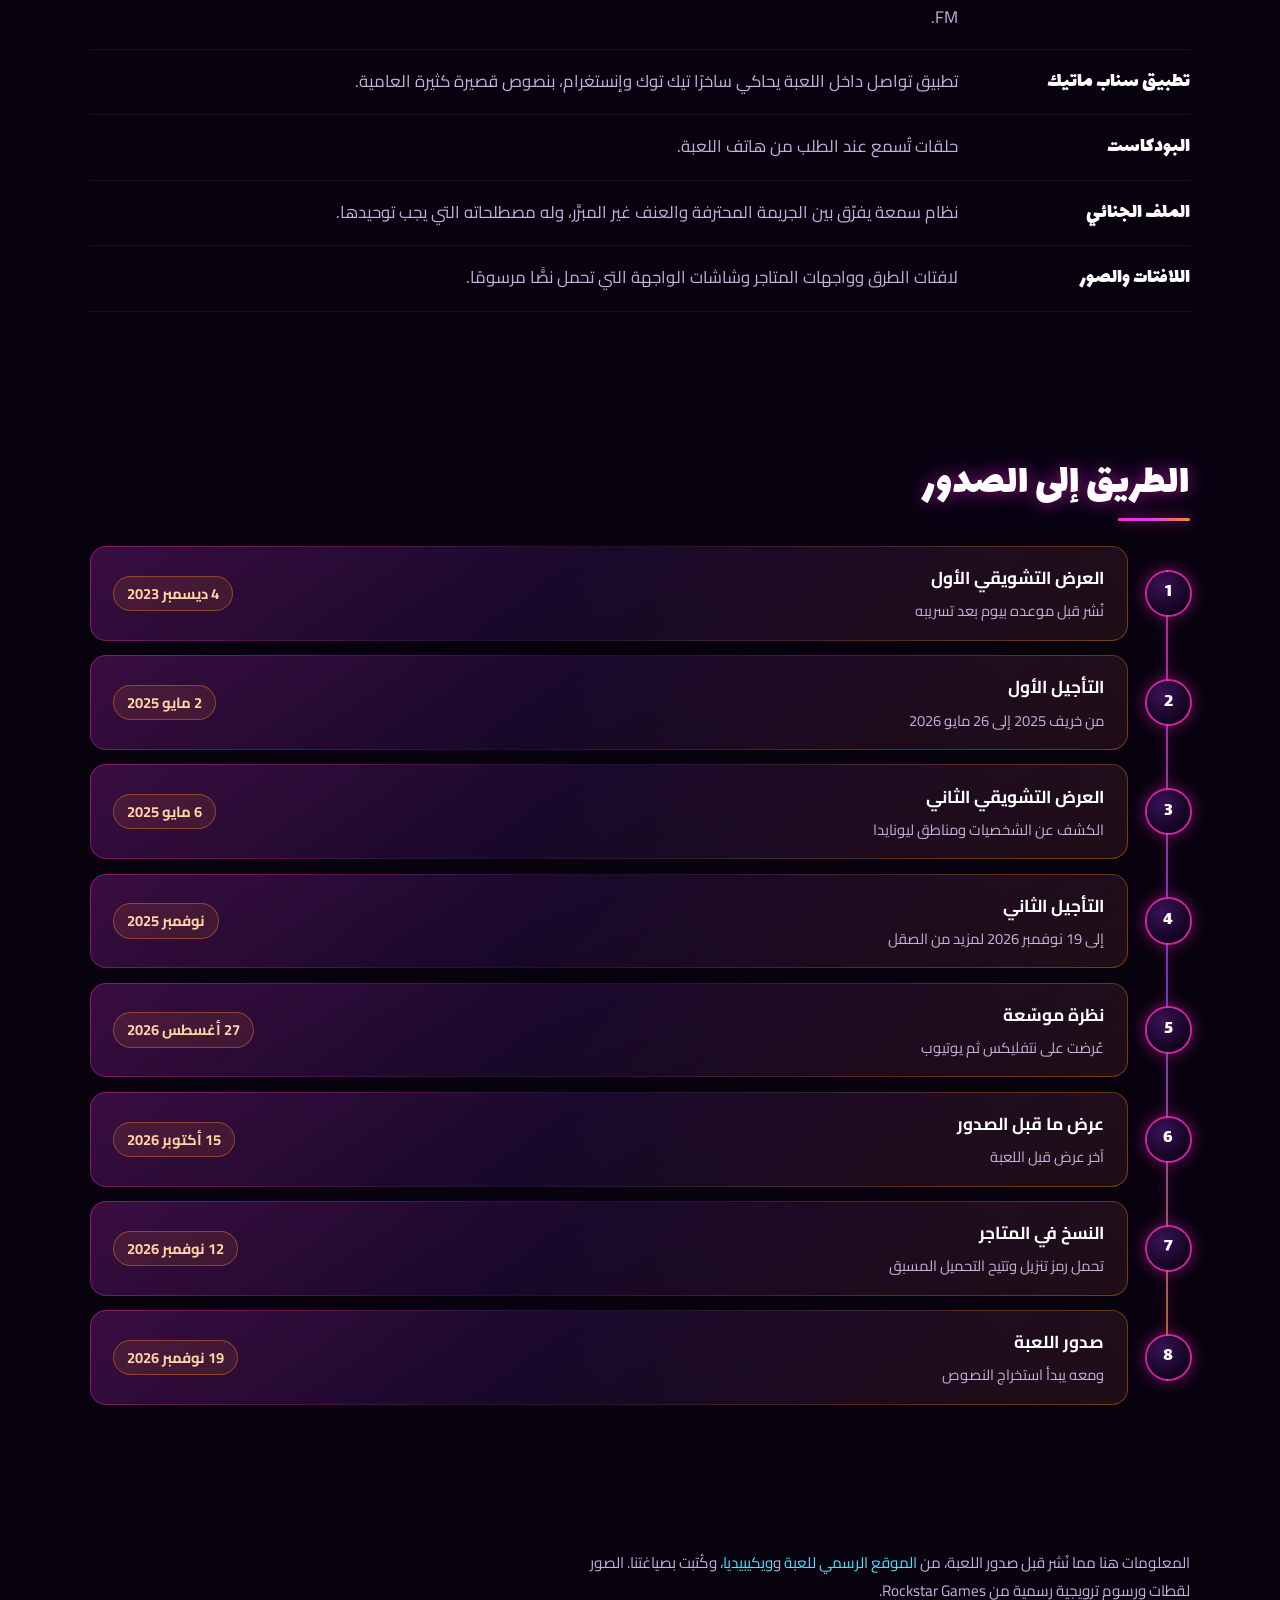
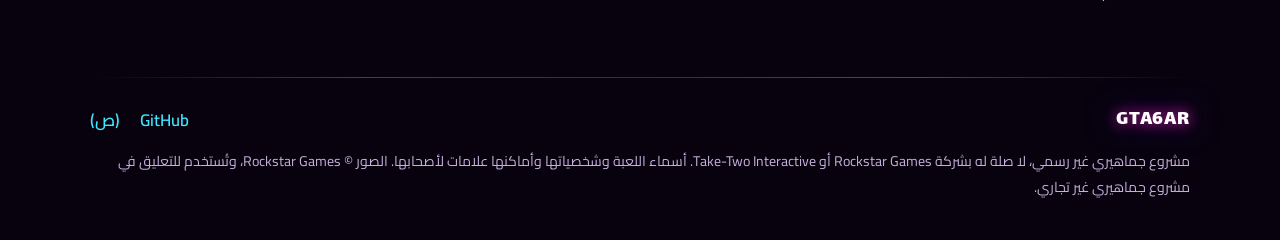
<file: docs/story.html>
<!DOCTYPE html>
<html lang="ar" dir="rtl" data-title-ar="القصة — GTA6AR" data-title-en="Story — GTA6AR">
<head>
  <meta charset="utf-8">
  <meta name="viewport" content="width=device-width, initial-scale=1">
  <meta name="color-scheme" content="dark">
  <meta name="theme-color" content="#08020f">
  <meta name="description" content="قصة جراند ثيفت أوتو 6 كما عُرفت قبل الصدور، وما الذي سنعرّبه منها.">
  <title>القصة — GTA6AR</title>
  <script>try{if(localStorage.getItem("gta6ar-lang")==="en"){document.documentElement.lang="en";document.documentElement.dir="ltr"}}catch(e){}</script>
  <link rel="icon" href="favicon.svg" type="image/svg+xml">
  <link rel="preconnect" href="https://fonts.googleapis.com">
  <link rel="preconnect" href="https://fonts.gstatic.com" crossorigin>
  <link href="https://fonts.googleapis.com/css2?family=Cairo:wght@400;600;700&family=Lalezar&display=swap" rel="stylesheet">
  <link rel="stylesheet" href="styles.css">
</head>
<body>
  <div class="atmosphere" aria-hidden="true">
    <div class="atmosphere-grid"></div>
  </div>

  <header class="nav">
    <div class="container nav-inner">
      <a class="brand" href="index.html">GTA6AR</a>
      <nav class="nav-links" aria-label="Pages">
        <a href="index.html"><span data-l="ar">الرئيسية</span><span data-l="en" lang="en">Home</span></a>
        <a href="story.html" aria-current="page"><span data-l="ar">القصة</span><span data-l="en" lang="en">Story</span></a>
        <a href="characters.html"><span data-l="ar">الشخصيات</span><span data-l="en" lang="en">Characters</span></a>
        <a href="world.html"><span data-l="ar">العالم</span><span data-l="en" lang="en">World</span></a>
      </nav>
      <button type="button" class="lang-toggle" id="lang-toggle" aria-label="Switch to English">English</button>
    </div>
  </header>

  <main id="top">
    <section class="page-head">
      <div class="container">
        <div class="scene">
          <div class="scene-copy">
            <h1 class="page-title" data-l="ar">جيسون ولوسيا في مواجهة ولاية كاملة</h1><h1 class="page-title" data-l="en" lang="en">Jason and Lucia against a whole state</h1>
            <p class="page-lead" data-l="ar">قصة جراند ثيفت أوتو 6 كما عُرفت قبل الصدور: شريكان، وسطو يفشل، ومؤامرة تمتد عبر ليونايدا.</p><p class="page-lead" data-l="en" lang="en">The story of Grand Theft Auto 6 as known before launch: two partners, a robbery gone wrong, and a conspiracy across Leonida.</p>
            <p class="spoiler-note" data-l="ar">بلا حرق: لا شيء هنا يتجاوز ما أُعلن رسميًا</p><p class="spoiler-note" data-l="en" lang="en">Spoiler-free: nothing here goes beyond what was officially announced</p>
          </div>
        </div>
      </div>
    </section>

    <section class="section">
      <div class="container">
        <dl class="facts">
          <div><dt data-l="ar">الصدور</dt><dt data-l="en" lang="en">Launch</dt><dd data-l="ar">19 نوفمبر 2026</dd><dd data-l="en" lang="en">19 November 2026</dd></div>
          <div><dt data-l="ar">المنصات</dt><dt data-l="en" lang="en">Platforms</dt><dd><bdi lang="en">PS5 · Xbox Series X|S</bdi><small data-l="ar">لم يُعلن موعد لنسخة الحاسوب</small><small data-l="en" lang="en">No PC date announced</small></dd></div>
          <div><dt data-l="ar">المطوّر</dt><dt data-l="en" lang="en">Developer</dt><dd><bdi lang="en">Rockstar Games</bdi></dd></div>
          <div><dt data-l="ar">المكان</dt><dt data-l="en" lang="en">Setting</dt><dd data-l="ar">ولاية ليونايدا</dd><dd data-l="en" lang="en">The state of Leonida</dd></div>
        </dl>
      </div>
    </section>

    <section class="section">
      <div class="container">
        <div class="section-head"><h2 data-l="ar">الحكاية باختصار</h2><h2 data-l="en" lang="en">The story in brief</h2></div>
        <div class="split">
          <div class="prose">
            <p data-l="ar">جيسون دوفال ولوسيا كامينوس شريكان في الحياة وفي الجريمة.</p><p data-l="en" lang="en">Jason Duval and Lucia Caminos are partners in life and in crime.</p>
            <p data-l="ar">هو جندي سابق يعمل مع مهرّبين في جزر ليونايدا ويريد حياة سهلة. وهي خارجة لتوّها من سجن ليونايدا، مصمّمة على الحياة الكريمة التي حلمت بها أمها منذ أيام ليبرتي سيتي.</p><p data-l="en" lang="en">He is a former soldier working with smugglers in the Leonida Keys who wants an easy life. She has just walked out of Leonida Penitentiary, set on the good life her mother has dreamed of since their days in Liberty City.</p>
            <p data-l="ar">حين يفشل سطو على مصرف كان يُفترض أن يكون سهلًا، يجدان نفسيهما وسط مؤامرة تمتد عبر الولاية كلها، ولا يملك كلٌّ منهما إلا أن يعتمد على الآخر لينجو.</p><p data-l="en" lang="en">When a bank robbery that should have been easy falls apart, they land in the middle of a conspiracy stretching across the state, with only each other to rely on to get out alive.</p>
            <p data-l="ar">القصة مقسّمة إلى فصول، وعلاقة البطلين مستوحاة من حكاية «بوني وكلايد». يلعب اللاعب بكليهما، وفي التجوال الحر يستطيعان أن يفترقا أو يقوما بالأنشطة معًا.</p><p data-l="en" lang="en">The story is told in chapters, and the pair's dynamic draws on Bonnie and Clyde. You play as both, and in free roam they can split up or do activities together.</p>
          </div>
          <div class="mosaic">
            <a class="tile t-jason" href="characters.html#jason" style="grid-column: span 6; min-height: 14rem">
              <h3 class="tile-name" data-l="ar">جيسون دوفال</h3><h3 class="tile-name" data-l="en" lang="en">Jason Duval</h3>
              <p class="tile-role" data-l="ar">جندي سابق يبحث عن حياة سهلة.</p><p class="tile-role" data-l="en" lang="en">A former soldier after an easy life.</p>
            </a>
            <a class="tile t-lucia" href="characters.html#lucia" style="grid-column: span 6; min-height: 14rem">
              <h3 class="tile-name" data-l="ar">لوسيا كامينوس</h3><h3 class="tile-name" data-l="en" lang="en">Lucia Caminos</h3>
              <p class="tile-role" data-l="ar">خرجت من السجن وعندها خطة.</p><p class="tile-role" data-l="en" lang="en">Fresh out of prison, with a plan.</p>
            </a>
          </div>
        </div>
      </div>
    </section>

    <section class="section" id="trailers">
      <div class="container">
        <div class="section-head">
          <h2 data-l="ar">العروض الرسمية</h2><h2 data-l="en" lang="en">Official trailers</h2>
          <p class="lead" data-l="ar">من قناة Rockstar Games على يوتيوب.</p><p class="lead" data-l="en" lang="en">From the Rockstar Games channel on YouTube.</p>
        </div>
        <div class="videos">
          <figure class="video">
            <iframe src="https://www.youtube-nocookie.com/embed/QdBZY2fkU-0" title="Grand Theft Auto VI Trailer 1" loading="lazy" allow="accelerometer; encrypted-media; picture-in-picture; fullscreen" allowfullscreen></iframe>
            <figcaption><span data-l="ar">العرض التشويقي الأول، ديسمبر 2023</span><span data-l="en" lang="en">Trailer 1, December 2023</span> <a href="https://www.youtube.com/watch?v=QdBZY2fkU-0"><span data-l="ar">شاهده على يوتيوب</span><span data-l="en" lang="en">Watch on YouTube</span></a></figcaption>
          </figure>
          <figure class="video">
            <iframe src="https://www.youtube-nocookie.com/embed/VQRLujxTm3c" title="Grand Theft Auto VI Trailer 2" loading="lazy" allow="accelerometer; encrypted-media; picture-in-picture; fullscreen" allowfullscreen></iframe>
            <figcaption><span data-l="ar">العرض التشويقي الثاني، مايو 2025</span><span data-l="en" lang="en">Trailer 2, May 2025</span> <a href="https://www.youtube.com/watch?v=VQRLujxTm3c"><span data-l="ar">شاهده على يوتيوب</span><span data-l="en" lang="en">Watch on YouTube</span></a></figcaption>
          </figure>
        </div>
      </div>
    </section>

    <section class="section">
      <div class="container">
        <div class="section-head">
          <h2 data-l="ar">نبرة اللعبة</h2><h2 data-l="en" lang="en">The tone</h2>
          <p class="lead" data-l="ar">تسخر اللعبة من أمريكا في عشرينيات هذا القرن: المؤثرون ووسائل التواصل، وكاميرات الشرطة المحمولة، وظاهرة «رجل فلوريدا» التي صارت مادة للتندّر. على التعريب أن ينقل السخرية نفسها بفصحى سلسة لا تفقد خفّتها.</p><p class="lead" data-l="en" lang="en">The game satirises 2020s America: influencers and social media, police body cameras, and the Florida Man meme. The localization has to carry that same satire in fluent formal Arabic without losing its lightness.</p>
        </div>
      </div>
    </section>

    <section class="section">
      <div class="container">
        <div class="section-head">
          <h2 data-l="ar">ما الذي سنعرّبه</h2><h2 data-l="en" lang="en">What we will localize</h2>
          <p class="lead" data-l="ar">القصة ليست وحدها ما يحتاج إلى تعريب. هذه مصادر النص والصوت التي أُعلن عنها.</p><p class="lead" data-l="en" lang="en">The story is not the only thing to localize. These are the announced sources of text and audio.</p>
        </div>
        <dl class="needs">
          <div><dt data-l="ar">الحوار والمشاهد</dt><dt data-l="en" lang="en">Dialogue and cutscenes</dt><dd data-l="ar">قصة بفصول وبطلان لكلٍّ منهما صوته وشخصيته، وهي أكبر حصة من الترجمة والدبلجة.</dd><dd data-l="en" lang="en">A story in chapters with two leads, each with their own voice. This is the largest share of translation and dubbing.</dd></div>
          <div><dt data-l="ar">المحطات الإذاعية</dt><dt data-l="en" lang="en">Radio stations</dt><dd data-l="ar">برامج حوارية وإعلانات ساخرة على محطات منها <bdi lang="en">V-Rock، Flash FM، Emotion 98.3، Vice City FM، Back Country Radio، Cocoteo FM</bdi>.</dd><dd data-l="en" lang="en">Talk shows and satirical adverts on stations including <bdi lang="en">V-Rock, Flash FM, Emotion 98.3, Vice City FM, Back Country Radio, Cocoteo FM</bdi>.</dd></div>
          <div><dt data-l="ar">تطبيق سناب ماتيك</dt><dt data-l="en" lang="en">Snapmatic</dt><dd data-l="ar">تطبيق تواصل داخل اللعبة يحاكي ساخرًا تيك توك وإنستغرام، بنصوص قصيرة كثيرة العامية.</dd><dd data-l="en" lang="en">An in-game social app parodying TikTok and Instagram, full of short, slangy text.</dd></div>
          <div><dt data-l="ar">البودكاست</dt><dt data-l="en" lang="en">Podcasts</dt><dd data-l="ar">حلقات تُسمع عند الطلب من هاتف اللعبة.</dd><dd data-l="en" lang="en">Episodes played on demand from the in-game phone.</dd></div>
          <div><dt data-l="ar">الملف الجنائي</dt><dt data-l="en" lang="en">Criminal Profile</dt><dd data-l="ar">نظام سمعة يفرّق بين الجريمة المحترفة والعنف غير المبرَّر، وله مصطلحاته التي يجب توحيدها.</dd><dd data-l="en" lang="en">A reputation system that separates professional crime from needless violence, with its own terms to standardise.</dd></div>
          <div><dt data-l="ar">اللافتات والصور</dt><dt data-l="en" lang="en">Signs and images</dt><dd data-l="ar">لافتات الطرق وواجهات المتاجر وشاشات الواجهة التي تحمل نصًّا مرسومًا.</dd><dd data-l="en" lang="en">Road signs, storefronts and interface screens that carry drawn text.</dd></div>
        </dl>
      </div>
    </section>

    <section class="section">
      <div class="container">
        <div class="section-head"><h2 data-l="ar">الطريق إلى الصدور</h2><h2 data-l="en" lang="en">The road to launch</h2></div>
        <ol class="timeline">
          <li>
            <span class="node" aria-hidden="true"></span>
            <div class="ms-card">
              <span class="ms-title" data-l="ar">العرض التشويقي الأول</span><span class="ms-title" data-l="en" lang="en">Trailer 1</span>
              <span class="sub" data-l="ar">نُشر قبل موعده بيوم بعد تسريبه</span><span class="sub" data-l="en" lang="en">Published a day early after it leaked</span>
              <span class="when" data-l="ar">4 ديسمبر 2023</span><span class="when" data-l="en" lang="en">4 December 2023</span>
            </div>
          </li>
          <li>
            <span class="node" aria-hidden="true"></span>
            <div class="ms-card">
              <span class="ms-title" data-l="ar">التأجيل الأول</span><span class="ms-title" data-l="en" lang="en">First delay</span>
              <span class="sub" data-l="ar">من خريف 2025 إلى 26 مايو 2026</span><span class="sub" data-l="en" lang="en">From autumn 2025 to 26 May 2026</span>
              <span class="when" data-l="ar">2 مايو 2025</span><span class="when" data-l="en" lang="en">2 May 2025</span>
            </div>
          </li>
          <li>
            <span class="node" aria-hidden="true"></span>
            <div class="ms-card">
              <span class="ms-title" data-l="ar">العرض التشويقي الثاني</span><span class="ms-title" data-l="en" lang="en">Trailer 2</span>
              <span class="sub" data-l="ar">الكشف عن الشخصيات ومناطق ليونايدا</span><span class="sub" data-l="en" lang="en">The cast and Leonida's regions revealed</span>
              <span class="when" data-l="ar">6 مايو 2025</span><span class="when" data-l="en" lang="en">6 May 2025</span>
            </div>
          </li>
          <li>
            <span class="node" aria-hidden="true"></span>
            <div class="ms-card">
              <span class="ms-title" data-l="ar">التأجيل الثاني</span><span class="ms-title" data-l="en" lang="en">Second delay</span>
              <span class="sub" data-l="ar">إلى 19 نوفمبر 2026 لمزيد من الصقل</span><span class="sub" data-l="en" lang="en">To 19 November 2026 for more polish</span>
              <span class="when" data-l="ar">نوفمبر 2025</span><span class="when" data-l="en" lang="en">November 2025</span>
            </div>
          </li>
          <li>
            <span class="node" aria-hidden="true"></span>
            <div class="ms-card">
              <span class="ms-title" data-l="ar">نظرة موسّعة</span><span class="ms-title" data-l="en" lang="en">Extended look</span>
              <span class="sub" data-l="ar">عُرضت على نتفليكس ثم يوتيوب</span><span class="sub" data-l="en" lang="en">Shown on Netflix, then YouTube</span>
              <span class="when" data-l="ar">27 أغسطس 2026</span><span class="when" data-l="en" lang="en">27 August 2026</span>
            </div>
          </li>
          <li>
            <span class="node" aria-hidden="true"></span>
            <div class="ms-card">
              <span class="ms-title" data-l="ar">عرض ما قبل الصدور</span><span class="ms-title" data-l="en" lang="en">Pre-launch trailer</span>
              <span class="sub" data-l="ar">آخر عرض قبل اللعبة</span><span class="sub" data-l="en" lang="en">The last trailer before the game</span>
              <span class="when" data-l="ar">15 أكتوبر 2026</span><span class="when" data-l="en" lang="en">15 October 2026</span>
            </div>
          </li>
          <li>
            <span class="node" aria-hidden="true"></span>
            <div class="ms-card">
              <span class="ms-title" data-l="ar">النسخ في المتاجر</span><span class="ms-title" data-l="en" lang="en">Copies in shops</span>
              <span class="sub" data-l="ar">تحمل رمز تنزيل وتتيح التحميل المسبق</span><span class="sub" data-l="en" lang="en">They carry a download code and allow pre-loading</span>
              <span class="when" data-l="ar">12 نوفمبر 2026</span><span class="when" data-l="en" lang="en">12 November 2026</span>
            </div>
          </li>
          <li>
            <span class="node" aria-hidden="true"></span>
            <div class="ms-card">
              <span class="ms-title" data-l="ar">صدور اللعبة</span><span class="ms-title" data-l="en" lang="en">Launch day</span>
              <span class="sub" data-l="ar">ومعه يبدأ استخراج النصوص</span><span class="sub" data-l="en" lang="en">And text extraction begins</span>
              <span class="when" data-l="ar">19 نوفمبر 2026</span><span class="when" data-l="en" lang="en">19 November 2026</span>
            </div>
          </li>
        </ol>
      </div>
    </section>

    <section class="section">
      <div class="container">
        <p class="sources" data-l="ar">المعلومات هنا مما نُشر قبل صدور اللعبة، من <a href="https://www.rockstargames.com/VI">الموقع الرسمي للعبة</a> و<a href="https://en.wikipedia.org/wiki/Grand_Theft_Auto_VI">ويكيبيديا</a>، وكُتبت بصياغتنا. الصور لقطات ورسوم ترويجية رسمية من Rockstar Games.</p><p class="sources" data-l="en" lang="en">Everything here was published before launch, on the <a href="https://www.rockstargames.com/VI">official game site</a> and <a href="https://en.wikipedia.org/wiki/Grand_Theft_Auto_VI">Wikipedia</a>, and is written in our own words. The images are official screenshots and promotional artwork from Rockstar Games.</p>
      </div>
    </section>
  </main>

  <footer class="footer">
    <div class="container footer-inner">
      <span class="brand brand-small">GTA6AR</span>
      <nav class="footer-links" aria-label="Links">
        <a href="https://github.com/DiNaSoR/GTA6AR">GitHub</a>
        <a href="https://x.com/sbalhatlani">(ص)</a>
      </nav>
      <p class="footer-note" data-l="ar">مشروع جماهيري غير رسمي، لا صلة له بشركة Rockstar Games أو Take-Two Interactive. أسماء اللعبة وشخصياتها وأماكنها علامات لأصحابها. الصور © Rockstar Games، وتُستخدم للتعليق في مشروع جماهيري غير تجاري.</p><p class="footer-note" data-l="en" lang="en">An unofficial fan project, not affiliated with Rockstar Games or Take-Two Interactive. Game, character and place names belong to their owners. Images are © Rockstar Games, used for commentary on a non-commercial fan project.</p>
    </div>
  </footer>

  <script src="app.js" defer></script>
</body>
</html>
</file>
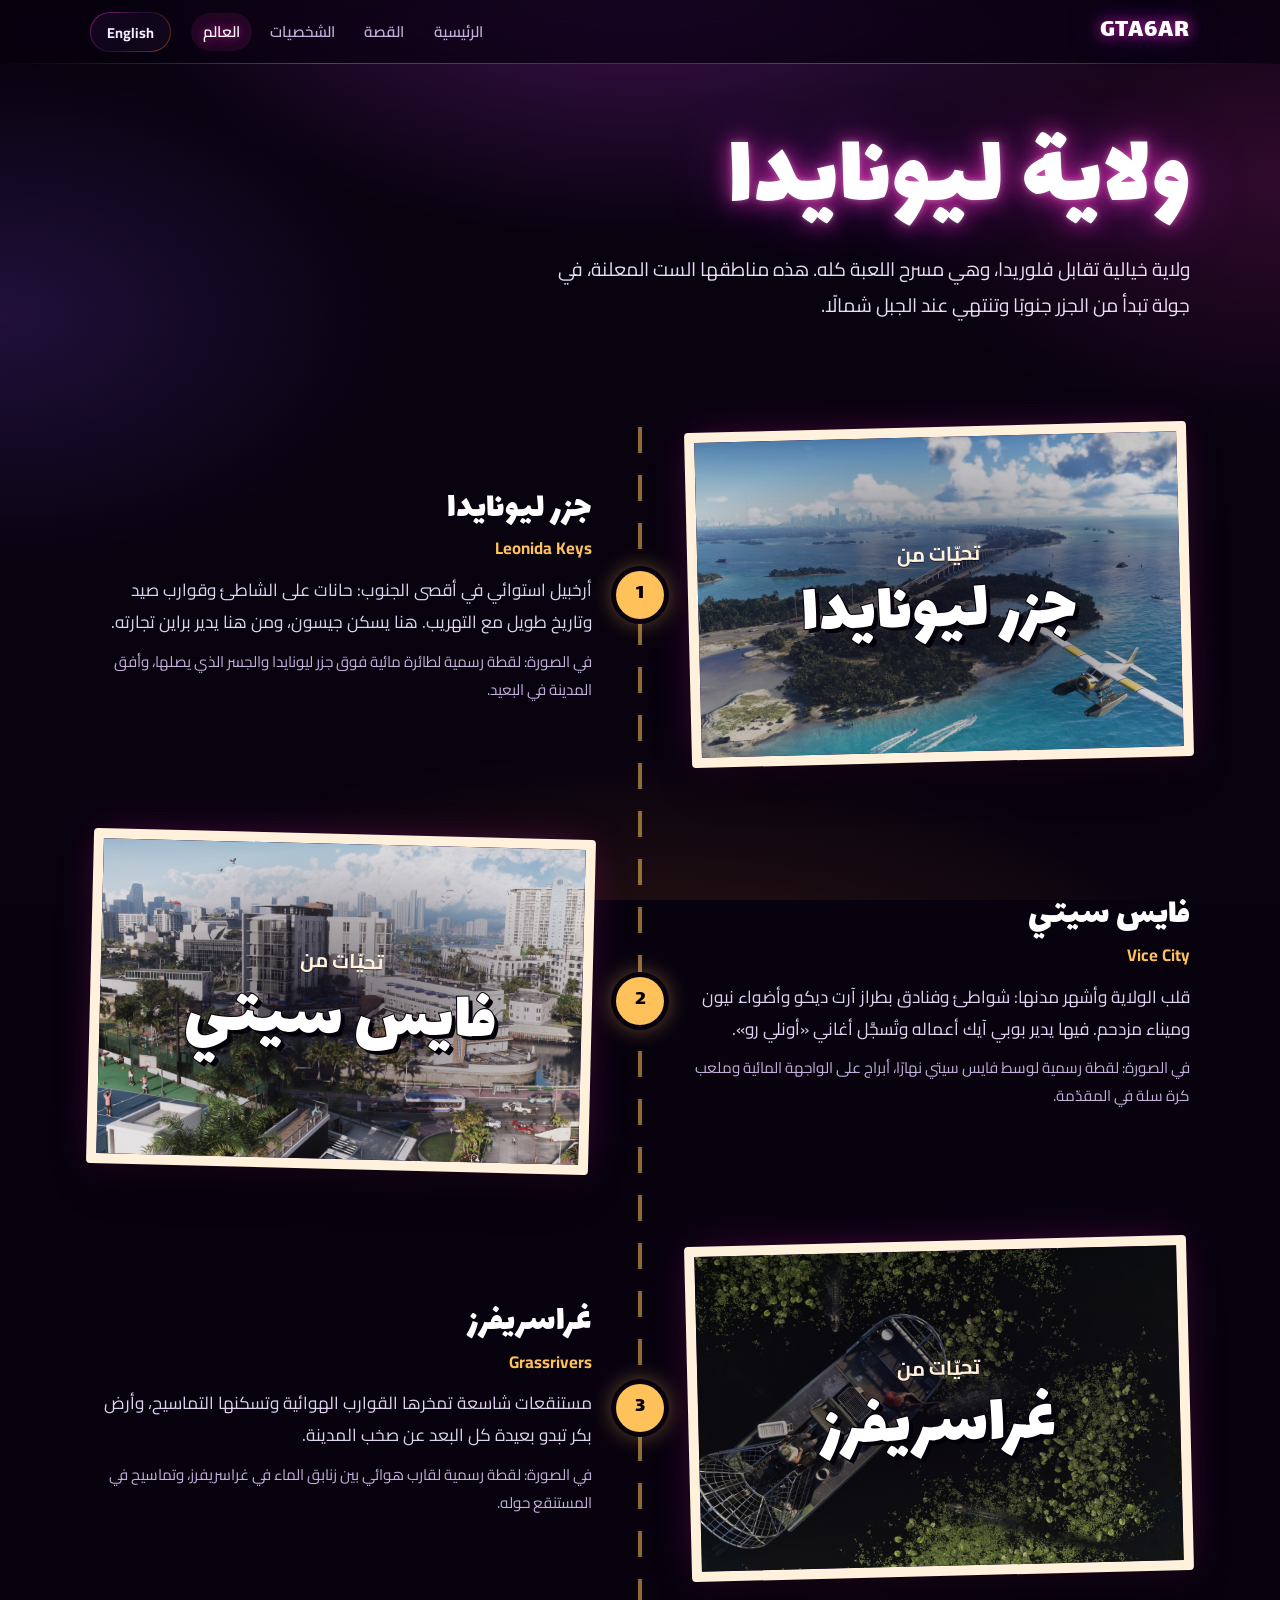
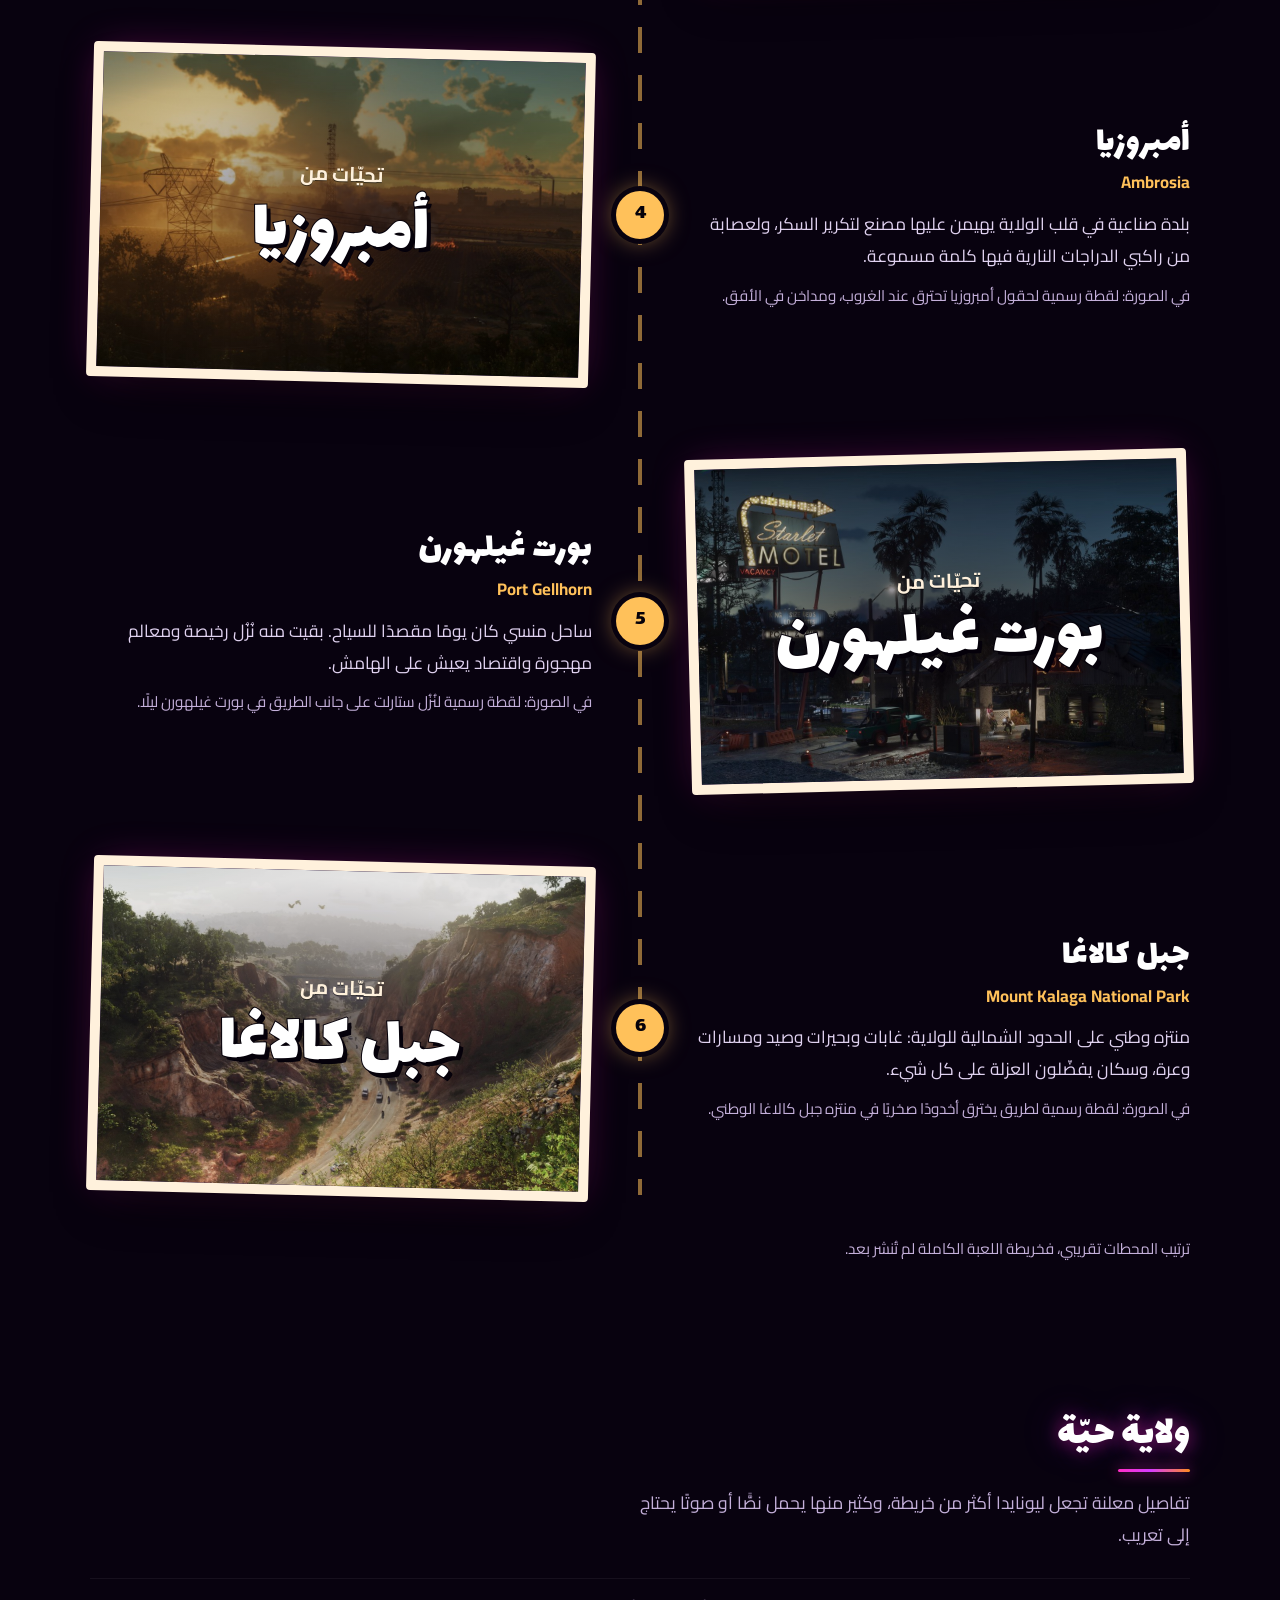
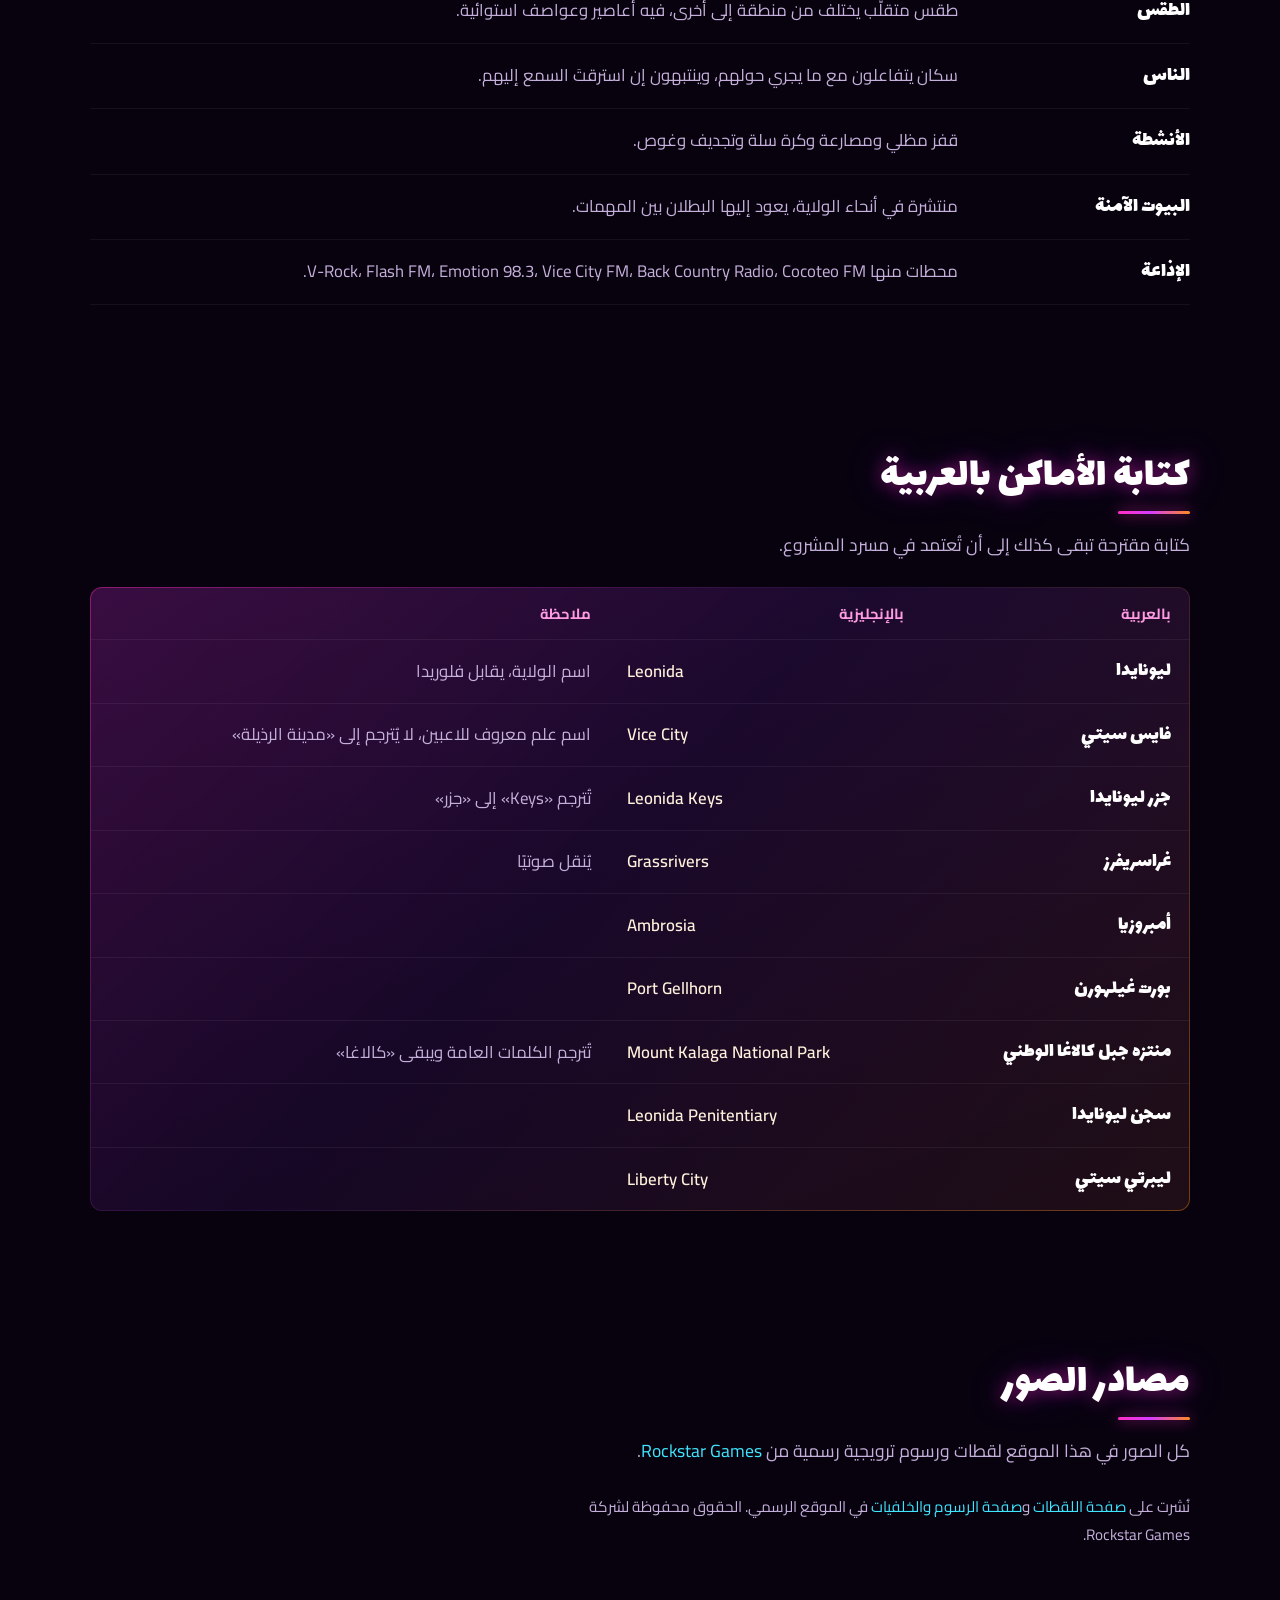
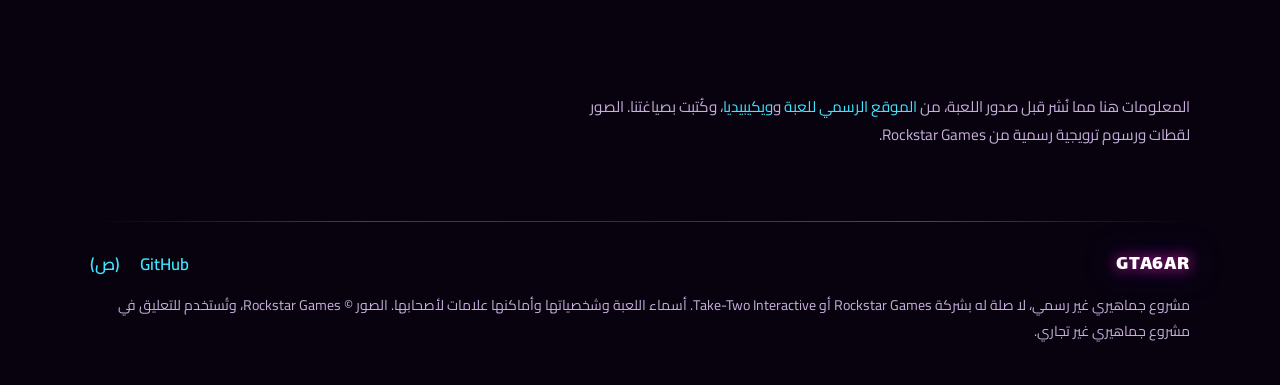
<file: docs/world.html>
<!DOCTYPE html>
<html lang="ar" dir="rtl" data-title-ar="ولاية ليونايدا — GTA6AR" data-title-en="The state of Leonida — GTA6AR">
<head>
  <meta charset="utf-8">
  <meta name="viewport" content="width=device-width, initial-scale=1">
  <meta name="color-scheme" content="dark">
  <meta name="theme-color" content="#08020f">
  <meta name="description" content="مناطق ولاية ليونايدا في جراند ثيفت أوتو 6 وكتابة أسمائها بالعربية.">
  <title>ولاية ليونايدا — GTA6AR</title>
  <script>try{if(localStorage.getItem("gta6ar-lang")==="en"){document.documentElement.lang="en";document.documentElement.dir="ltr"}}catch(e){}</script>
  <link rel="icon" href="favicon.svg" type="image/svg+xml">
  <link rel="preconnect" href="https://fonts.googleapis.com">
  <link rel="preconnect" href="https://fonts.gstatic.com" crossorigin>
  <link href="https://fonts.googleapis.com/css2?family=Cairo:wght@400;600;700&family=Lalezar&display=swap" rel="stylesheet">
  <link rel="stylesheet" href="styles.css">
</head>
<body>
  <div class="atmosphere" aria-hidden="true">
    <div class="atmosphere-grid"></div>
  </div>

  <header class="nav">
    <div class="container nav-inner">
      <a class="brand" href="index.html">GTA6AR</a>
      <nav class="nav-links" aria-label="Pages">
        <a href="index.html"><span data-l="ar">الرئيسية</span><span data-l="en" lang="en">Home</span></a>
        <a href="story.html"><span data-l="ar">القصة</span><span data-l="en" lang="en">Story</span></a>
        <a href="characters.html"><span data-l="ar">الشخصيات</span><span data-l="en" lang="en">Characters</span></a>
        <a href="world.html" aria-current="page"><span data-l="ar">العالم</span><span data-l="en" lang="en">World</span></a>
      </nav>
      <button type="button" class="lang-toggle" id="lang-toggle" aria-label="Switch to English">English</button>
    </div>
  </header>

  <main id="top">
    <section class="page-head">
      <div class="container">
        <h1 class="page-title" data-l="ar">ولاية ليونايدا</h1><h1 class="page-title" data-l="en" lang="en">The state of Leonida</h1>
        <p class="page-lead" data-l="ar">ولاية خيالية تقابل فلوريدا، وهي مسرح اللعبة كله. هذه مناطقها الست المعلنة، في جولة تبدأ من الجزر جنوبًا وتنتهي عند الجبل شمالًا.</p><p class="page-lead" data-l="en" lang="en">A fictional state standing in for Florida, and the game's entire stage. These are its six announced regions, on a tour from the islands in the south to the mountain in the north.</p>
      </div>
    </section>

    <section class="section">
      <div class="container">
        <ol class="route">
          <li class="stop">
            <figure class="postcard">
              <img src="assets/places/keys.jpg" alt="طائرة مائية فوق جزر ليونايدا والجسر الطويل، وأفق المدينة في البعيد" width="1400" height="788" loading="lazy">
              <div class="postcard-text" aria-hidden="true">
                <p class="postcard-hello"><span data-l="ar">تحيّات من</span><span data-l="en" lang="en">Greetings from</span></p>
                <p class="postcard-name"><span data-l="ar">جزر ليونايدا</span><span data-l="en" lang="en">Leonida Keys</span></p>
              </div>
            </figure>
            <div class="stop-body">
              <h2 data-l="ar">جزر ليونايدا</h2><h2 data-l="en" lang="en">Leonida Keys</h2>
              <p class="tile-latin" data-l="ar" lang="en">Leonida Keys</p>
              <p class="stop-text" data-l="ar">أرخبيل استوائي في أقصى الجنوب: حانات على الشاطئ وقوارب صيد وتاريخ طويل مع التهريب. هنا يسكن جيسون، ومن هنا يدير براين تجارته.</p><p class="stop-text" data-l="en" lang="en">A tropical island chain in the far south: beach bars, fishing boats and a long history of smuggling. Jason lives here, and Brian runs his trade from here.</p>
              <p class="stop-based" data-l="ar">في الصورة: لقطة رسمية لطائرة مائية فوق جزر ليونايدا والجسر الذي يصلها، وأفق المدينة في البعيد.</p><p class="stop-based" data-l="en" lang="en">Pictured: an official shot of a seaplane over the Leonida Keys and the bridge that links them, with the city skyline beyond.</p>
            </div>
          </li>
          <li class="stop">
            <figure class="postcard">
              <img src="assets/places/vice.jpg" alt="وسط فايس سيتي نهارًا، أبراج على الواجهة المائية وملعب كرة سلة في المقدّمة" width="1400" height="788" loading="lazy">
              <div class="postcard-text" aria-hidden="true">
                <p class="postcard-hello"><span data-l="ar">تحيّات من</span><span data-l="en" lang="en">Greetings from</span></p>
                <p class="postcard-name"><span data-l="ar">فايس سيتي</span><span data-l="en" lang="en">Vice City</span></p>
              </div>
            </figure>
            <div class="stop-body">
              <h2 data-l="ar">فايس سيتي</h2><h2 data-l="en" lang="en">Vice City</h2>
              <p class="tile-latin" data-l="ar" lang="en">Vice City</p>
              <p class="stop-text" data-l="ar">قلب الولاية وأشهر مدنها: شواطئ وفنادق بطراز آرت ديكو وأضواء نيون وميناء مزدحم. فيها يدير بوبي آيك أعماله وتُسجَّل أغاني «أونلي رو».</p><p class="stop-text" data-l="en" lang="en">The heart of the state and its best-known city: beaches, art deco hotels, neon and a busy port. Boobie Ike runs his businesses here, and Only Raw records here.</p>
              <p class="stop-based" data-l="ar">في الصورة: لقطة رسمية لوسط فايس سيتي نهارًا، أبراج على الواجهة المائية وملعب كرة سلة في المقدّمة.</p><p class="stop-based" data-l="en" lang="en">Pictured: an official daytime shot of downtown Vice City, towers along the waterfront and a basketball court in the foreground.</p>
            </div>
          </li>
          <li class="stop">
            <figure class="postcard">
              <img src="assets/places/grass.jpg" alt="قارب هوائي بين زنابق الماء في غراسريفرز، وتماسيح في المستنقع حوله" width="1400" height="788" loading="lazy">
              <div class="postcard-text" aria-hidden="true">
                <p class="postcard-hello"><span data-l="ar">تحيّات من</span><span data-l="en" lang="en">Greetings from</span></p>
                <p class="postcard-name"><span data-l="ar">غراسريفرز</span><span data-l="en" lang="en">Grassrivers</span></p>
              </div>
            </figure>
            <div class="stop-body">
              <h2 data-l="ar">غراسريفرز</h2><h2 data-l="en" lang="en">Grassrivers</h2>
              <p class="tile-latin" data-l="ar" lang="en">Grassrivers</p>
              <p class="stop-text" data-l="ar">مستنقعات شاسعة تمخرها القوارب الهوائية وتسكنها التماسيح، وأرض بكر تبدو بعيدة كل البعد عن صخب المدينة.</p><p class="stop-text" data-l="en" lang="en">Vast wetlands crossed by airboats and home to alligators; wild country that feels a world away from the city.</p>
              <p class="stop-based" data-l="ar">في الصورة: لقطة رسمية لقارب هوائي بين زنابق الماء في غراسريفرز، وتماسيح في المستنقع حوله.</p><p class="stop-based" data-l="en" lang="en">Pictured: an official shot of an airboat among the lily pads in Grassrivers, with alligators in the swamp around it.</p>
            </div>
          </li>
          <li class="stop">
            <figure class="postcard">
              <img src="assets/places/ambrosia.jpg" alt="حقول أمبروزيا تحترق عند الغروب، ومداخن في الأفق" width="1400" height="788" loading="lazy">
              <div class="postcard-text" aria-hidden="true">
                <p class="postcard-hello"><span data-l="ar">تحيّات من</span><span data-l="en" lang="en">Greetings from</span></p>
                <p class="postcard-name"><span data-l="ar">أمبروزيا</span><span data-l="en" lang="en">Ambrosia</span></p>
              </div>
            </figure>
            <div class="stop-body">
              <h2 data-l="ar">أمبروزيا</h2><h2 data-l="en" lang="en">Ambrosia</h2>
              <p class="tile-latin" data-l="ar" lang="en">Ambrosia</p>
              <p class="stop-text" data-l="ar">بلدة صناعية في قلب الولاية يهيمن عليها مصنع لتكرير السكر، ولعصابة من راكبي الدراجات النارية فيها كلمة مسموعة.</p><p class="stop-text" data-l="en" lang="en">An industrial town in the middle of the state, dominated by a sugar refinery, where a biker gang has a say in how things run.</p>
              <p class="stop-based" data-l="ar">في الصورة: لقطة رسمية لحقول أمبروزيا تحترق عند الغروب، ومداخن في الأفق.</p><p class="stop-based" data-l="en" lang="en">Pictured: an official shot of Ambrosia's fields burning at sunset, with smokestacks on the horizon.</p>
            </div>
          </li>
          <li class="stop">
            <figure class="postcard">
              <img src="assets/places/gellhorn.jpg" alt="نُزُل ستارلت على جانب الطريق في بورت غيلهورن ليلًا" width="1400" height="788" loading="lazy">
              <div class="postcard-text" aria-hidden="true">
                <p class="postcard-hello"><span data-l="ar">تحيّات من</span><span data-l="en" lang="en">Greetings from</span></p>
                <p class="postcard-name"><span data-l="ar">بورت غيلهورن</span><span data-l="en" lang="en">Port Gellhorn</span></p>
              </div>
            </figure>
            <div class="stop-body">
              <h2 data-l="ar">بورت غيلهورن</h2><h2 data-l="en" lang="en">Port Gellhorn</h2>
              <p class="tile-latin" data-l="ar" lang="en">Port Gellhorn</p>
              <p class="stop-text" data-l="ar">ساحل منسي كان يومًا مقصدًا للسياح. بقيت منه نُزُل رخيصة ومعالم مهجورة واقتصاد يعيش على الهامش.</p><p class="stop-text" data-l="en" lang="en">A forgotten coast that was once a holiday spot. What is left is cheap motels, abandoned attractions and an economy on the margins.</p>
              <p class="stop-based" data-l="ar">في الصورة: لقطة رسمية لنُزُل ستارلت على جانب الطريق في بورت غيلهورن ليلًا.</p><p class="stop-based" data-l="en" lang="en">Pictured: an official night shot of the Starlet Motel beside the road in Port Gellhorn.</p>
            </div>
          </li>
          <li class="stop">
            <figure class="postcard">
              <img src="assets/places/kalaga.jpg" alt="طريق يخترق أخدودًا صخريًا في منتزه جبل كالاغا الوطني" width="1400" height="788" loading="lazy">
              <div class="postcard-text" aria-hidden="true">
                <p class="postcard-hello"><span data-l="ar">تحيّات من</span><span data-l="en" lang="en">Greetings from</span></p>
                <p class="postcard-name"><span data-l="ar">جبل كالاغا</span><span data-l="en" lang="en">Mount Kalaga</span></p>
              </div>
            </figure>
            <div class="stop-body">
              <h2 data-l="ar">جبل كالاغا</h2><h2 data-l="en" lang="en">Mount Kalaga National Park</h2>
              <p class="tile-latin" data-l="ar" lang="en">Mount Kalaga National Park</p>
              <p class="stop-text" data-l="ar">منتزه وطني على الحدود الشمالية للولاية: غابات وبحيرات وصيد ومسارات وعرة، وسكان يفضّلون العزلة على كل شيء.</p><p class="stop-text" data-l="en" lang="en">A national park on the state's northern border: forest, lakes, hunting and rough trails, and locals who prefer to be left alone.</p>
              <p class="stop-based" data-l="ar">في الصورة: لقطة رسمية لطريق يخترق أخدودًا صخريًا في منتزه جبل كالاغا الوطني.</p><p class="stop-based" data-l="en" lang="en">Pictured: an official shot of a road through a rocky canyon in Mount Kalaga National Park.</p>
            </div>
          </li>
        </ol>
        <p class="sources" style="margin-top:2.5rem" data-l="ar">ترتيب المحطات تقريبي، فخريطة اللعبة الكاملة لم تُنشر بعد.</p><p class="sources" style="margin-top:2.5rem" data-l="en" lang="en">The order of stops is approximate, since the full game map has not been published.</p>
      </div>
    </section>

    <section class="section">
      <div class="container">
        <div class="section-head">
          <h2 data-l="ar">ولاية حيّة</h2><h2 data-l="en" lang="en">A living state</h2>
          <p class="lead" data-l="ar">تفاصيل معلنة تجعل ليونايدا أكثر من خريطة، وكثير منها يحمل نصًّا أو صوتًا يحتاج إلى تعريب.</p><p class="lead" data-l="en" lang="en">Announced details that make Leonida more than a map, many of which carry text or audio to localize.</p>
        </div>
        <dl class="needs">
          <div><dt data-l="ar">الطقس</dt><dt data-l="en" lang="en">Weather</dt><dd data-l="ar">طقس متقلّب يختلف من منطقة إلى أخرى، فيه أعاصير وعواصف استوائية.</dd><dd data-l="en" lang="en">Changing weather that differs by region, with hurricanes and tropical storms.</dd></div>
          <div><dt data-l="ar">الناس</dt><dt data-l="en" lang="en">People</dt><dd data-l="ar">سكان يتفاعلون مع ما يجري حولهم، وينتبهون إن استرقتَ السمع إليهم.</dd><dd data-l="en" lang="en">Residents who react to what happens around them, and notice when you eavesdrop.</dd></div>
          <div><dt data-l="ar">الأنشطة</dt><dt data-l="en" lang="en">Activities</dt><dd data-l="ar">قفز مظلي ومصارعة وكرة سلة وتجديف وغوص.</dd><dd data-l="en" lang="en">Skydiving, wrestling, basketball, kayaking and scuba diving.</dd></div>
          <div><dt data-l="ar">البيوت الآمنة</dt><dt data-l="en" lang="en">Safehouses</dt><dd data-l="ar">منتشرة في أنحاء الولاية، يعود إليها البطلان بين المهمات.</dd><dd data-l="en" lang="en">Spread across the state, where the leads return between missions.</dd></div>
          <div><dt data-l="ar">الإذاعة</dt><dt data-l="en" lang="en">Radio</dt><dd data-l="ar">محطات منها <bdi lang="en">V-Rock، Flash FM، Emotion 98.3، Vice City FM، Back Country Radio، Cocoteo FM</bdi>.</dd><dd data-l="en" lang="en">Stations including <bdi lang="en">V-Rock, Flash FM, Emotion 98.3, Vice City FM, Back Country Radio, Cocoteo FM</bdi>.</dd></div>
        </dl>
      </div>
    </section>

    <section class="section" id="names">
      <div class="container">
        <div class="section-head">
          <h2 data-l="ar">كتابة الأماكن بالعربية</h2><h2 data-l="en" lang="en">Writing the places in Arabic</h2>
          <p class="lead" data-l="ar">كتابة مقترحة تبقى كذلك إلى أن تُعتمد في مسرد المشروع.</p><p class="lead" data-l="en" lang="en">A proposed spelling, until adopted in the project glossary.</p>
        </div>
        <div class="table-wrap">
          <table class="names">
            <thead>
              <tr><th scope="col" data-l="ar">بالعربية</th><th scope="col" data-l="en" lang="en">Arabic</th><th scope="col" data-l="ar">بالإنجليزية</th><th scope="col" data-l="en" lang="en">English</th><th scope="col" data-l="ar">ملاحظة</th><th scope="col" data-l="en" lang="en">Note</th></tr>
            </thead>
            <tbody>
              <tr><td>ليونايدا</td><td class="latin" lang="en">Leonida</td><td><span data-l="ar">اسم الولاية، يقابل فلوريدا</span><span data-l="en" lang="en">The state; stands in for Florida</span></td></tr>
              <tr><td>فايس سيتي</td><td class="latin" lang="en">Vice City</td><td><span data-l="ar">اسم علم معروف للاعبين، لا يُترجم إلى «مدينة الرذيلة»</span><span data-l="en" lang="en">A proper name players know; not translated literally</span></td></tr>
              <tr><td>جزر ليونايدا</td><td class="latin" lang="en">Leonida Keys</td><td><span data-l="ar">تُترجم «Keys» إلى «جزر»</span><span data-l="en" lang="en">"Keys" is translated as "islands"</span></td></tr>
              <tr><td>غراسريفرز</td><td class="latin" lang="en">Grassrivers</td><td><span data-l="ar">يُنقل صوتيًا</span><span data-l="en" lang="en">Transliterated</span></td></tr>
              <tr><td>أمبروزيا</td><td class="latin" lang="en">Ambrosia</td><td></td></tr>
              <tr><td>بورت غيلهورن</td><td class="latin" lang="en">Port Gellhorn</td><td></td></tr>
              <tr><td>منتزه جبل كالاغا الوطني</td><td class="latin" lang="en">Mount Kalaga National Park</td><td><span data-l="ar">تُترجم الكلمات العامة ويبقى «كالاغا»</span><span data-l="en" lang="en">Generic words are translated; "Kalaga" stays</span></td></tr>
              <tr><td>سجن ليونايدا</td><td class="latin" lang="en">Leonida Penitentiary</td><td></td></tr>
              <tr><td>ليبرتي سيتي</td><td class="latin" lang="en">Liberty City</td><td></td></tr>
            </tbody>
          </table>
        </div>
      </div>
    </section>

    <section class="section" id="credits">
      <div class="container">
        <div class="section-head">
          <h2 data-l="ar">مصادر الصور</h2><h2 data-l="en" lang="en">Photo credits</h2>
          <p class="lead" data-l="ar">كل الصور في هذا الموقع لقطات ورسوم ترويجية رسمية من <a href="https://www.rockstargames.com/VI">Rockstar Games</a>.</p><p class="lead" data-l="en" lang="en">All imagery on this site is official promotional artwork and screenshots from <a href="https://www.rockstargames.com/VI">Rockstar Games</a>.</p>
        </div>
        <p class="sources" data-l="ar">نُشرت على <a href="https://www.rockstargames.com/VI/media/screenshots">صفحة اللقطات</a> و<a href="https://www.rockstargames.com/VI/media/artwork-wallpapers">صفحة الرسوم والخلفيات</a> في الموقع الرسمي. الحقوق محفوظة لشركة Rockstar Games.</p><p class="sources" data-l="en" lang="en">Published on the official <a href="https://www.rockstargames.com/VI/media/screenshots">screenshots</a> and <a href="https://www.rockstargames.com/VI/media/artwork-wallpapers">artwork and wallpapers</a> pages. © Rockstar Games.</p>
      </div>
    </section>

    <section class="section">
      <div class="container">
        <p class="sources" data-l="ar">المعلومات هنا مما نُشر قبل صدور اللعبة، من <a href="https://www.rockstargames.com/VI">الموقع الرسمي للعبة</a> و<a href="https://en.wikipedia.org/wiki/Grand_Theft_Auto_VI">ويكيبيديا</a>، وكُتبت بصياغتنا. الصور لقطات ورسوم ترويجية رسمية من Rockstar Games.</p><p class="sources" data-l="en" lang="en">Everything here was published before launch, on the <a href="https://www.rockstargames.com/VI">official game site</a> and <a href="https://en.wikipedia.org/wiki/Grand_Theft_Auto_VI">Wikipedia</a>, and is written in our own words. The images are official screenshots and promotional artwork from Rockstar Games.</p>
      </div>
    </section>
  </main>

  <footer class="footer">
    <div class="container footer-inner">
      <span class="brand brand-small">GTA6AR</span>
      <nav class="footer-links" aria-label="Links">
        <a href="https://github.com/DiNaSoR/GTA6AR">GitHub</a>
        <a href="https://x.com/sbalhatlani">(ص)</a>
      </nav>
      <p class="footer-note" data-l="ar">مشروع جماهيري غير رسمي، لا صلة له بشركة Rockstar Games أو Take-Two Interactive. أسماء اللعبة وشخصياتها وأماكنها علامات لأصحابها. الصور © Rockstar Games، وتُستخدم للتعليق في مشروع جماهيري غير تجاري.</p><p class="footer-note" data-l="en" lang="en">An unofficial fan project, not affiliated with Rockstar Games or Take-Two Interactive. Game, character and place names belong to their owners. Images are © Rockstar Games, used for commentary on a non-commercial fan project.</p>
    </div>
  </footer>

  <script src="app.js" defer></script>
</body>
</html>
</file>
<file: docs/styles.css>
/* GTA6AR — neon synthwave, Arabic-first */
:root {
  --bg: #08020f;
  --pink: #ff2ec4;
  --magenta: #d63cff;
  --purple: #8b4dff;
  --orange: #ff8a1f;
  --cyan: #3fe6ff;
  --text: #f7efff;
  --muted: #c4b0da;
  --faint: rgba(255, 255, 255, 0.06);
  --heading: "Lalezar", "Cairo", Tahoma, sans-serif;
  --body: "Cairo", Tahoma, "Segoe UI", sans-serif;

  /* Every block on the page shares this one content width and gutter. */
  --container: 1100px;
  --gutter: clamp(1rem, 4vw, 2rem);

  --radius: 20px;
  --neon: linear-gradient(90deg, var(--pink), var(--magenta) 45%, var(--orange));
  --edge: linear-gradient(135deg, rgba(255, 46, 196, 0.55), rgba(139, 77, 255, 0.18) 45%, rgba(255, 138, 31, 0.45));
  --glass: linear-gradient(160deg, rgba(34, 10, 52, 0.78), rgba(12, 3, 22, 0.82));
}

*, *::before, *::after { box-sizing: border-box; }

html {
  scroll-behavior: smooth;
  scroll-padding-top: 5rem;
  color-scheme: dark;
  background: var(--bg);
}

body {
  margin: 0;
  min-height: 100vh;
  font-family: var(--body);
  font-size: 1.05rem;
  line-height: 1.85;
  color: var(--text);
  background: transparent;
  overflow-x: hidden;
  -webkit-font-smoothing: antialiased;
}

::selection { background: rgba(255, 46, 196, 0.45); color: #fff; }

.container {
  width: 100%;
  max-width: calc(var(--container) + 2 * var(--gutter));
  margin-inline: auto;
  padding-inline: var(--gutter);
}

/* ---------- Atmosphere ---------- */

.atmosphere {
  pointer-events: none;
  position: fixed;
  inset: 0;
  z-index: -1;
  overflow: hidden;
  background:
    radial-gradient(60% 45% at 50% -5%, rgba(214, 60, 255, 0.28), transparent 70%),
    radial-gradient(45% 40% at 100% 20%, rgba(255, 46, 196, 0.16), transparent 70%),
    radial-gradient(45% 40% at 0% 35%, rgba(139, 77, 255, 0.18), transparent 70%),
    radial-gradient(70% 45% at 50% 115%, rgba(255, 138, 31, 0.16), transparent 70%),
    var(--bg);
}

.atmosphere::after {
  content: "";
  position: absolute;
  inset: 0;
  background: repeating-linear-gradient(0deg, rgba(255, 255, 255, 0.018) 0 1px, transparent 1px 3px);
  mix-blend-mode: overlay;
}

.atmosphere-grid {
  position: absolute;
  inset-inline: -50%;
  bottom: -10vh;
  height: 55vh;
  background-image:
    linear-gradient(rgba(255, 46, 196, 0.5) 1px, transparent 1px),
    linear-gradient(90deg, rgba(139, 77, 255, 0.45) 1px, transparent 1px);
  background-size: 64px 64px;
  transform: perspective(420px) rotateX(62deg);
  transform-origin: 50% 100%;
  -webkit-mask-image: linear-gradient(to top, rgba(0, 0, 0, 0.6), transparent 75%);
  mask-image: linear-gradient(to top, rgba(0, 0, 0, 0.6), transparent 75%);
  opacity: 0.32;
}

/* ---------- Links & buttons ---------- */

a {
  color: var(--cyan);
  text-decoration: none;
  transition: color 0.2s ease, text-shadow 0.2s ease;
}
a:hover { color: #fff; text-shadow: 0 0 12px var(--cyan); }

:focus-visible {
  outline: 2px solid var(--cyan);
  outline-offset: 3px;
  border-radius: 6px;
}

.actions {
  display: flex;
  flex-wrap: wrap;
  justify-content: center;
  gap: 0.8rem;
  margin-top: 1.6rem;
}
.actions-start { justify-content: flex-start; }

.btn {
  display: inline-flex;
  align-items: center;
  padding: 0.6rem 1.4rem;
  border-radius: 999px;
  font-weight: 700;
  border: 1px solid transparent;
  transition: transform 0.2s ease, box-shadow 0.2s ease, filter 0.2s ease;
}
.btn:hover { transform: translateY(-2px); text-shadow: none; }
.btn-primary {
  color: #18020f;
  background: var(--neon);
  box-shadow: 0 0 24px rgba(255, 46, 196, 0.45), 0 0 48px rgba(255, 138, 31, 0.18);
}
.btn-primary:hover {
  color: #18020f;
  filter: brightness(1.08);
  box-shadow: 0 0 30px rgba(255, 46, 196, 0.65), 0 0 60px rgba(255, 138, 31, 0.3);
}
.btn-ghost {
  color: var(--text);
  background:
    linear-gradient(rgba(14, 4, 26, 0.9), rgba(14, 4, 26, 0.9)) padding-box,
    var(--edge) border-box;
}
.btn-ghost:hover { color: #fff; box-shadow: 0 0 22px rgba(139, 77, 255, 0.4); }

/* ---------- Navigation ---------- */

.nav {
  position: sticky;
  top: 0;
  z-index: 20;
  background: rgba(8, 2, 15, 0.72);
  -webkit-backdrop-filter: blur(16px) saturate(1.3);
  backdrop-filter: blur(16px) saturate(1.3);
}
.nav::after {
  content: "";
  position: absolute;
  inset-inline: 0;
  bottom: 0;
  height: 1px;
  background: linear-gradient(90deg, transparent, rgba(255, 46, 196, 0.55), rgba(139, 77, 255, 0.45), rgba(255, 138, 31, 0.5), transparent);
}

.nav-inner {
  display: flex;
  align-items: center;
  gap: 1.25rem;
  min-height: 4rem;
}

.brand {
  font-family: var(--heading);
  font-size: 1.6rem;
  line-height: 1;
  letter-spacing: 0.04em;
  color: #fff;
  text-shadow: 0 0 14px rgba(255, 46, 196, 0.85), 0 0 32px rgba(139, 77, 255, 0.5);
  margin-inline-end: auto;
}
.brand:hover { color: #fff; text-shadow: 0 0 18px var(--pink), 0 0 40px var(--purple); }

.nav-links {
  display: flex;
  gap: 0.35rem;
}
.nav-links a {
  position: relative;
  padding: 0.3rem 0.75rem;
  border-radius: 999px;
  color: var(--muted);
  font-weight: 600;
  font-size: 0.95rem;
  white-space: nowrap;
}
.nav-links a:hover,
.nav-links a.is-active {
  color: #fff;
  text-shadow: 0 0 10px rgba(255, 46, 196, 0.8);
  background: rgba(255, 46, 196, 0.1);
}

.lang-toggle {
  flex: none;
  font-family: var(--body);
  font-size: 0.9rem;
  font-weight: 700;
  color: var(--text);
  padding: 0.35rem 1rem;
  border-radius: 999px;
  border: 1px solid transparent;
  background:
    linear-gradient(rgba(14, 4, 26, 0.95), rgba(14, 4, 26, 0.95)) padding-box,
    var(--edge) border-box;
  cursor: pointer;
  transition: box-shadow 0.2s ease;
}
.lang-toggle:hover { box-shadow: 0 0 18px rgba(255, 46, 196, 0.45); }

/* ---------- Hero ---------- */

.hero {
  padding-block: clamp(1.5rem, 4vw, 3rem) clamp(2.5rem, 6vw, 4.5rem);
}

.hero-art {
  position: relative;
  margin: 0;
  isolation: isolate;
  aspect-ratio: 2172 / 724;
}

/* Ambient glow: a blurred copy of the artwork so the halo matches its own palette. */
.hero-art::before {
  content: "";
  position: absolute;
  inset: 4% 2%;
  z-index: -1;
  background: url("assets/header.png") center / cover no-repeat;
  filter: blur(46px) saturate(1.7) brightness(1.1);
  opacity: 0.75;
  -webkit-mask-image: radial-gradient(closest-side, #000 40%, transparent);
  mask-image: radial-gradient(closest-side, #000 40%, transparent);
}

.hero-art img {
  display: block;
  width: 100%;
  height: auto;
  mix-blend-mode: screen;
  -webkit-mask-image:
    linear-gradient(90deg, transparent, #000 9%, #000 91%, transparent),
    linear-gradient(180deg, transparent, #000 10%, #000 84%, transparent);
  -webkit-mask-composite: source-in;
  mask-image:
    linear-gradient(90deg, transparent, #000 9%, #000 91%, transparent),
    linear-gradient(180deg, transparent, #000 10%, #000 84%, transparent);
  mask-composite: intersect;
}

.hero-copy {
  position: relative;
  margin-top: 0.75rem;
  text-align: center;
}

.eyebrow {
  display: inline-block;
  margin: 0;
  padding: 0.2rem 0.9rem;
  border-radius: 999px;
  font-size: 0.9rem;
  font-weight: 700;
  color: #ffd6f3;
  background: rgba(255, 46, 196, 0.12);
  box-shadow: inset 0 0 0 1px rgba(255, 46, 196, 0.35), 0 0 18px rgba(255, 46, 196, 0.2);
}

.hero-title {
  margin: 0.6rem 0 0.5rem;
  font-family: var(--heading);
  font-size: clamp(2.2rem, 6vw, 4.4rem);
  font-weight: 400;
  line-height: 1.25;
  color: #fff;
  text-shadow:
    0 0 6px rgba(255, 255, 255, 0.35),
    0 0 18px rgba(255, 46, 196, 0.85),
    0 0 44px rgba(214, 60, 255, 0.55),
    0 0 80px rgba(255, 138, 31, 0.25);
}

.hero-pitch {
  max-width: 44rem;
  margin: 0 auto;
  color: var(--muted);
  font-size: 1.15rem;
}

.hero-meta {
  margin: 0.9rem 0 0;
  color: #ead9ff;
  font-weight: 600;
  font-size: 0.98rem;
}

/* ---------- Sections ---------- */

.section {
  padding-block: clamp(2.5rem, 6vw, 4.5rem);
}

.section-head {
  margin-bottom: 1.6rem;
}

h2 {
  position: relative;
  margin: 0;
  padding-bottom: 0.55rem;
  font-family: var(--heading);
  font-size: clamp(1.9rem, 4vw, 2.7rem);
  font-weight: 400;
  line-height: 1.3;
  color: #fff;
  text-shadow: 0 0 18px rgba(255, 46, 196, 0.5), 0 0 40px rgba(139, 77, 255, 0.3);
}
h2::after {
  content: "";
  position: absolute;
  inset-inline-start: 0;
  bottom: 0;
  width: 72px;
  height: 3px;
  border-radius: 3px;
  background: var(--neon);
  box-shadow: 0 0 14px rgba(255, 46, 196, 0.8);
}

.lead {
  max-width: 62ch;
  margin: 0.9rem 0 0;
  color: var(--muted);
  font-size: 1.1rem;
}

.panel {
  position: relative;
  border: 1px solid transparent;
  border-radius: var(--radius);
  padding: clamp(1.25rem, 3vw, 2rem);
  background: var(--glass) padding-box, var(--edge) border-box;
  box-shadow: 0 20px 60px -30px rgba(255, 46, 196, 0.45), 0 0 0 1px rgba(255, 255, 255, 0.02) inset;
}
.panel-glow::before {
  content: "";
  position: absolute;
  inset-block-start: -1px;
  inset-inline: 12%;
  height: 1px;
  background: linear-gradient(90deg, transparent, rgba(255, 255, 255, 0.85), transparent);
  filter: drop-shadow(0 0 6px var(--pink));
}
.panel-quiet {
  background:
    linear-gradient(160deg, rgba(20, 6, 34, 0.7), rgba(10, 3, 18, 0.75)) padding-box,
    linear-gradient(135deg, rgba(255, 46, 196, 0.3), rgba(139, 77, 255, 0.12), rgba(255, 138, 31, 0.25)) border-box;
  box-shadow: none;
}

.panel-text {
  margin: 0;
  font-size: 1.12rem;
  color: #e9dcf7;
}
.panel-quiet .panel-text { color: var(--muted); font-size: 1.02rem; }

/* ---------- Progress ---------- */

.progress-panel { display: grid; gap: 1.5rem; }

.overall {
  display: grid;
  grid-template-columns: auto auto 1fr;
  align-items: center;
  gap: 0.6rem 1.1rem;
  padding-bottom: 1.4rem;
  border-bottom: 1px solid var(--faint);
}
.overall-label { font-weight: 700; color: var(--muted); }
.overall-value {
  font-family: var(--heading);
  font-weight: 400;
  font-size: 2.6rem;
  line-height: 1;
  min-width: 4.5ch;
  font-variant-numeric: tabular-nums;
  color: #fff;
  text-shadow: 0 0 14px var(--pink), 0 0 32px rgba(255, 138, 31, 0.5);
}

.progress-list {
  display: grid;
  gap: 1rem;
}

.progress-row {
  display: grid;
  grid-template-columns: 8rem 1fr 3.5rem;
  gap: 1.1rem;
  align-items: center;
}
.progress-row .label { font-weight: 700; }

.bar-track {
  position: relative;
  height: 12px;
  border-radius: 999px;
  background: rgba(255, 255, 255, 0.05);
  box-shadow: inset 0 0 0 1px rgba(255, 46, 196, 0.22), inset 0 0 14px rgba(139, 77, 255, 0.25);
  overflow: hidden;
}
.overall-track { height: 16px; }

.bar-track::before {
  content: "";
  position: absolute;
  inset-inline-start: 2px;
  top: 50%;
  width: 8px;
  height: 8px;
  margin-top: -4px;
  border-radius: 50%;
  background: var(--pink);
  box-shadow: 0 0 10px var(--pink);
  z-index: 1;
}

.bar-fill {
  height: 100%;
  width: 0;
  border-radius: inherit;
  background: linear-gradient(270deg, var(--pink), var(--magenta) 45%, var(--orange));
  box-shadow: 0 0 18px rgba(255, 46, 196, 0.8);
  transition: width 1.25s cubic-bezier(0.22, 1, 0.36, 1);
}
html[dir="ltr"] .bar-fill { background: var(--neon); }

.pct {
  font-variant-numeric: tabular-nums;
  font-weight: 700;
  color: #fff;
  text-align: end;
}

.panel-links {
  margin: 0;
  display: flex;
  gap: 0.6rem;
  color: var(--muted);
  font-weight: 600;
}

/* ---------- Roadmap ---------- */

.timeline {
  position: relative;
  list-style: none;
  margin: 0;
  padding: 0;
  display: grid;
  gap: 0.9rem;
  counter-reset: ms;
}
.timeline::before {
  content: "";
  position: absolute;
  inset-inline-start: 1.35rem;
  top: 1.5rem;
  bottom: 1.5rem;
  width: 2px;
  background: linear-gradient(180deg, var(--pink), var(--purple) 55%, var(--orange));
  box-shadow: 0 0 12px rgba(255, 46, 196, 0.6);
  opacity: 0.75;
}

.timeline li {
  position: relative;
  display: grid;
  grid-template-columns: 2.7rem 1fr auto;
  align-items: center;
  gap: 1.2rem;
  counter-increment: ms;
}

.timeline .node {
  position: relative;
  z-index: 1;
  display: grid;
  place-items: center;
  width: 2.7rem;
  height: 2.7rem;
  border-radius: 50%;
  font-family: var(--heading);
  font-size: 1.15rem;
  color: #fff;
  background: radial-gradient(circle at 35% 30%, #3a1257, #12041f 70%);
  box-shadow: 0 0 0 2px rgba(255, 46, 196, 0.75), 0 0 18px rgba(255, 46, 196, 0.55);
}
.timeline .node::before { content: counter(ms); }

.timeline .ms-card {
  grid-column: 2 / 4;
  display: grid;
  grid-template-columns: 1fr auto;
  align-items: center;
  gap: 0.2rem 1.5rem;
  padding: 0.95rem 1.4rem;
  border: 1px solid transparent;
  border-radius: 16px;
  background: var(--glass) padding-box, var(--edge) border-box;
  transition: transform 0.2s ease, box-shadow 0.2s ease;
}
.timeline li:hover .ms-card {
  transform: translateX(0) translateY(-2px);
  box-shadow: 0 0 28px rgba(255, 46, 196, 0.28);
}

.timeline a {
  color: #fff;
  font-weight: 700;
  font-size: 1.08rem;
}
.timeline a:hover { color: #fff; text-shadow: 0 0 12px var(--pink); }
.timeline .sub {
  grid-column: 1;
  color: var(--muted);
  font-size: 0.92rem;
}
.timeline .when {
  grid-column: 2;
  grid-row: 1 / 3;
  padding: 0.25rem 0.85rem;
  border-radius: 999px;
  color: #ffd2a8;
  font-weight: 700;
  font-size: 0.92rem;
  white-space: nowrap;
  background: rgba(255, 138, 31, 0.1);
  box-shadow: inset 0 0 0 1px rgba(255, 138, 31, 0.4);
}

/* ---------- Cards ---------- */

.cards {
  display: grid;
  grid-template-columns: repeat(3, minmax(0, 1fr));
  gap: 1.1rem;
}

.card {
  position: relative;
  overflow: hidden;
  border: 1px solid transparent;
  border-radius: var(--radius);
  padding: 1.4rem 1.5rem;
  background: var(--glass) padding-box, var(--edge) border-box;
  transition: transform 0.2s ease, box-shadow 0.2s ease;
}
.card::after {
  content: "";
  position: absolute;
  inset-inline-end: -30%;
  top: -60%;
  width: 70%;
  height: 120%;
  background: radial-gradient(closest-side, rgba(255, 46, 196, 0.18), transparent);
  pointer-events: none;
}
.card:hover {
  transform: translateY(-3px);
  box-shadow: 0 18px 40px -20px rgba(255, 46, 196, 0.6), 0 0 26px rgba(139, 77, 255, 0.25);
}
.card h3 {
  margin: 0.2rem 0 0.35rem;
  font-family: var(--heading);
  font-size: 1.6rem;
  font-weight: 400;
  line-height: 1.35;
  color: #fff;
}
.card p { margin: 0; color: var(--muted); }
.card .card-kicker {
  font-size: 0.88rem;
  font-weight: 700;
  color: #ff9be3;
}
.card-index {
  display: block;
  font-family: var(--heading);
  font-size: 2rem;
  line-height: 1;
  background: var(--neon);
  -webkit-background-clip: text;
  background-clip: text;
  color: transparent;
  filter: drop-shadow(0 0 10px rgba(255, 46, 196, 0.45));
}

/* ---------- Footer ---------- */

.footer {
  padding-block: 0 2.5rem;
  color: var(--muted);
}
.footer-inner {
  display: flex;
  align-items: center;
  justify-content: space-between;
  flex-wrap: wrap;
  gap: 0.75rem 1.5rem;
  padding-top: 1.75rem;
  background: linear-gradient(90deg, transparent, rgba(255, 46, 196, 0.5), rgba(139, 77, 255, 0.4), rgba(255, 138, 31, 0.45), transparent) top / calc(100% - 2 * var(--gutter)) 1px no-repeat;
}
.brand-small { font-size: 1.3rem; margin: 0; }
.footer-links { display: flex; gap: 1.25rem; font-weight: 600; }

/* ---------- Responsive ---------- */

@media (max-width: 860px) {
  .cards { grid-template-columns: 1fr; }
}

@media (max-width: 720px) {
  body { font-size: 1rem; }
  .nav-inner {
    flex-wrap: wrap;
    gap: 0.4rem 0.75rem;
    padding-block: 0.6rem 0.4rem;
  }
  .nav-links {
    order: 3;
    width: calc(100% + 2 * var(--gutter));
    margin-inline: calc(-1 * var(--gutter));
    padding-inline: var(--gutter);
    overflow-x: auto;
    scrollbar-width: none;
  }
  .nav-links::-webkit-scrollbar { display: none; }
  .nav-links a { padding-inline: 0.6rem; }
  .hero-art img {
    -webkit-mask-image:
      linear-gradient(90deg, transparent, #000 6%, #000 94%, transparent),
      linear-gradient(180deg, transparent, #000 7%, #000 86%, transparent);
    mask-image:
      linear-gradient(90deg, transparent, #000 6%, #000 94%, transparent),
      linear-gradient(180deg, transparent, #000 7%, #000 86%, transparent);
  }
  .hero-copy { margin-top: 0.25rem; }
  .overall { grid-template-columns: auto 1fr; }
  .overall-track { grid-column: 1 / -1; }
  .overall-value { text-align: end; }
  .progress-row {
    grid-template-columns: 1fr auto;
    gap: 0.35rem 0.9rem;
  }
  .progress-row .bar-track { grid-column: 1 / -1; grid-row: 2; }
  .timeline li { gap: 0.8rem; grid-template-columns: 2.3rem 1fr; }
  .timeline::before { inset-inline-start: 1.15rem; }
  .timeline .node { width: 2.3rem; height: 2.3rem; font-size: 1rem; }
  .timeline .ms-card {
    grid-column: 2;
    grid-template-columns: 1fr;
    padding: 0.85rem 1.1rem;
  }
  .timeline .when {
    grid-column: 1;
    grid-row: 1;
    justify-self: start;
    margin-bottom: 0.25rem;
    font-size: 0.85rem;
  }
  .footer-inner { justify-content: center; }
}

@media (prefers-reduced-motion: reduce) {
  html { scroll-behavior: auto; }
  .bar-fill, .card, .btn, .timeline .ms-card { transition: none; }
}

/* =====================================================================
   Site upgrade: language switch, page heads, story, characters, world
   ===================================================================== */

/* ---------- Language: both languages live in the markup ---------- */

html[lang="ar"] [data-l="en"],
html[lang="en"] [data-l="ar"] { display: none !important; }

:root {
  --sand: #fff1dc;
  --ink: #05010a;
  --frame: 8px;
}

.nav-links a[aria-current="page"] {
  color: #fff;
  text-shadow: 0 0 10px rgba(255, 46, 196, 0.8);
  background: rgba(255, 46, 196, 0.1);
}

h3 { font-weight: 400; }
p { text-wrap: pretty; }

/* ---------- Countdown (home hero) ---------- */

.countdown {
  display: inline-grid;
  grid-auto-flow: column;
  gap: clamp(0.5rem, 2vw, 1.1rem);
  margin: 1.4rem auto 0;
  direction: ltr;
}
.countdown-cell {
  min-width: clamp(4rem, 12vw, 6.2rem);
  padding: 0.6rem 0.4rem 0.5rem;
  border: 1px solid transparent;
  border-radius: 14px;
  background: var(--glass) padding-box, var(--edge) border-box;
}
.countdown-cell strong {
  display: block;
  font-family: var(--heading);
  font-weight: 400;
  font-size: clamp(2rem, 6vw, 3.4rem);
  line-height: 1.1;
  font-variant-numeric: tabular-nums;
  color: #fff;
  text-shadow: 0 0 14px var(--pink), 0 0 34px rgba(255, 138, 31, 0.45);
}
.countdown-cell span { color: var(--muted); font-size: 0.9rem; font-weight: 600; }
.countdown-note { margin: 0.7rem 0 0; color: #ead9ff; font-weight: 600; }
.countdown[hidden] { display: none; }

/* ---------- Page head (inner pages) ---------- */

.page-head {
  padding-block: clamp(2rem, 5vw, 3.5rem) clamp(1rem, 3vw, 2rem);
}
.page-title {
  margin: 0;
  font-family: var(--heading);
  font-weight: 400;
  font-size: clamp(2.8rem, 9vw, 6.5rem);
  line-height: 1.15;
  color: #fff;
  text-shadow:
    0 0 6px rgba(255, 255, 255, 0.3),
    0 0 22px rgba(255, 46, 196, 0.8),
    0 0 60px rgba(214, 60, 255, 0.45);
}
.page-lead {
  max-width: 60ch;
  margin: 0.8rem 0 0;
  font-size: 1.2rem;
  color: #e9dcf7;
}
.spoiler-note {
  display: inline-block;
  margin: 1.1rem 0 0;
  padding: 0.3rem 0.9rem;
  border-radius: 999px;
  font-size: 0.92rem;
  font-weight: 700;
  color: #c9f7ff;
  background: rgba(63, 230, 255, 0.08);
  box-shadow: inset 0 0 0 1px rgba(63, 230, 255, 0.35);
}

/* ---------- Story hero ---------- */

.scene {
  position: relative;
  isolation: isolate;
  overflow: hidden;
  min-height: 0;
  display: grid;
  align-content: end;
  padding: clamp(1.25rem, 4vw, 3rem);
  /* Art band above the copy, so both faces stay clear in Arabic and English. */
  padding-top: clamp(16rem, 34vw, 24rem);
  border-radius: 6px;
  outline: var(--frame) solid var(--ink);
  background: #1a0745 url("assets/story-hero.jpg") center 22% / cover no-repeat;
}
.scene-copy {
  max-width: 36rem;
  padding: clamp(1rem, 3vw, 1.6rem);
  border-radius: 6px;
  background: rgba(8, 2, 15, 0.72);
  -webkit-backdrop-filter: blur(8px);
  backdrop-filter: blur(8px);
}
.scene-copy .page-title { font-size: clamp(2.2rem, 5.2vw, 4rem); }

/* ---------- Facts ---------- */

.facts {
  display: grid;
  grid-template-columns: repeat(auto-fit, minmax(13rem, 1fr));
  gap: 0;
  margin: 0;
  border-block: 1px solid rgba(255, 46, 196, 0.35);
}
.facts > div {
  padding: 1.1rem 1.25rem;
  border-inline-start: 1px solid var(--faint);
}
.facts > div:first-child { border-inline-start: 0; }
.facts dt { color: #ff9be3; font-weight: 700; font-size: 0.92rem; }
.facts dd {
  margin: 0.15rem 0 0;
  font-family: var(--heading);
  font-size: 1.45rem;
  line-height: 1.4;
  color: #fff;
}
.facts dd small { display: block; font-family: var(--body); font-size: 0.9rem; color: var(--muted); }

/* ---------- Prose ---------- */

.prose { max-width: 66ch; }
.prose p { margin: 0 0 1.1rem; font-size: 1.14rem; color: #e9dcf7; }
.prose p:last-child { margin-bottom: 0; }
.prose p:first-child { font-size: 1.32rem; color: #fff; }

.split {
  display: grid;
  grid-template-columns: minmax(0, 1.25fr) minmax(0, 1fr);
  gap: clamp(1.5rem, 4vw, 3.5rem);
  align-items: start;
}

.needs { margin: 0; display: grid; gap: 0; }
.needs > div {
  display: grid;
  grid-template-columns: minmax(8rem, 13rem) 1fr;
  gap: 0.4rem 1.5rem;
  padding: 1rem 0;
  border-top: 1px solid var(--faint);
}
.needs > div:last-child { border-bottom: 1px solid var(--faint); }
.needs dt { font-family: var(--heading); font-size: 1.35rem; line-height: 1.5; color: #fff; }
.needs dd { margin: 0; color: var(--muted); }
.needs dd bdi, .latin { font-family: var(--body); direction: ltr; unicode-bidi: isolate; }

/* Static roadmap rows reuse the timeline; titles there are not links. */
.timeline .ms-title { color: #fff; font-weight: 700; font-size: 1.08rem; }

/* ---------- Mosaic: cover-art style panels ---------- */

.mosaic {
  display: grid;
  grid-template-columns: repeat(6, minmax(0, 1fr));
  gap: var(--frame);
  padding: var(--frame);
  background: var(--ink);
  border-radius: 6px;
  box-shadow: 0 30px 80px -40px rgba(255, 46, 196, 0.55);
}
.tile {
  position: relative;
  isolation: isolate;
  overflow: hidden;
  grid-column: span 2;
  min-height: 29rem;
  display: flex;
  flex-direction: column;
  justify-content: flex-end;
  padding: 1.25rem 1.3rem 1.3rem;
  border-radius: 2px;
  color: var(--text);
  background-color: #1a0633;
}
.tile-lead { grid-column: span 3; min-height: 36rem; }
.mosaic-3 .tile { min-height: 19rem; }

/* Art sits in ::before, the reading fade in ::after. */
.tile::before, .tile::after {
  content: "";
  position: absolute;
  inset: 0;
  z-index: -1;
}
.tile::after {
  background: linear-gradient(180deg, transparent 22%, rgba(8, 2, 15, 0.72) 52%, rgba(8, 2, 15, 0.96) 100%);
}
.tile-name {
  margin: 0;
  font-family: var(--heading);
  font-size: clamp(2rem, 4.2vw, 3.4rem);
  line-height: 1.2;
  color: #fff;
  text-shadow: 0 2px 0 var(--ink), 0 0 24px rgba(255, 46, 196, 0.55);
}
.tile-lead .tile-name { font-size: clamp(2.6rem, 6vw, 4.6rem); }
.tile-latin {
  margin: 0;
  font-weight: 700;
  color: var(--sand);
  direction: ltr;
  unicode-bidi: isolate;
  text-align: start;
}
html[dir="rtl"] .tile-latin { text-align: right; }
.tile-role { margin: 0.5rem 0 0; font-weight: 700; color: #ffb3ea; }
.tile-bio { margin: 0.45rem 0 0; color: #eadff5; font-size: 1rem; line-height: 1.75; }
.tile-voice {
  margin: 0.8rem 0 0;
  padding-top: 0.6rem;
  border-top: 1px solid rgba(255, 255, 255, 0.16);
  font-size: 0.93rem;
  color: var(--muted);
}
.tile-voice b { color: #c9f7ff; font-weight: 700; }

a.tile { text-decoration: none; transition: filter 0.2s ease; }
a.tile:hover { color: var(--text); text-shadow: none; filter: brightness(1.15) saturate(1.1); }
a.tile:focus-visible { outline-offset: -4px; }
.tile-go { margin: 0.6rem 0 0; font-weight: 700; color: var(--cyan); }

/* Official promo stills. Position keeps each face above the caption fade. */
.t-jason::before { background: url("assets/characters/jason.jpg") 32% 8% / cover no-repeat; }
.t-lucia::before { background: url("assets/characters/lucia.jpg") center 18% / cover no-repeat; }
.t-cal::before { background: url("assets/characters/cal.jpg") center top / cover no-repeat; }
.t-boobie::before { background: url("assets/characters/boobie.jpg") center top / cover no-repeat; }
.t-drequan::before { background: url("assets/characters/drequan.jpg") center top / cover no-repeat; }
.t-dimez::before { background: url("assets/characters/dimez.jpg") center top / cover no-repeat; }
.t-raul::before { background: url("assets/characters/raul.jpg") center top / cover no-repeat; }
.t-brian::before { background: url("assets/characters/brian.jpg") center top / cover no-repeat; }

/* ---------- Name tables ---------- */

.table-wrap {
  overflow-x: auto;
  border: 1px solid transparent;
  border-radius: 12px;
  background: var(--glass) padding-box, var(--edge) border-box;
}
.names { width: 100%; border-collapse: collapse; min-width: 30rem; }
.names th, .names td {
  padding: 0.75rem 1.1rem;
  text-align: start;
  border-bottom: 1px solid var(--faint);
}
.names tr:last-child td { border-bottom: 0; }
.names th { color: #ff9be3; font-size: 0.92rem; font-weight: 700; }
.names td:first-child { font-family: var(--heading); font-size: 1.3rem; color: #fff; }
.names td.latin { color: var(--sand); font-weight: 600; }
.names td:last-child { color: var(--muted); }

/* ---------- World: postcards along a route ---------- */

.route {
  position: relative;
  list-style: none;
  margin: 0;
  padding: 0;
  display: grid;
  gap: clamp(2.5rem, 6vw, 4.5rem);
  counter-reset: stop;
}
/* The road's dashed centre line. */
.route::before {
  content: "";
  position: absolute;
  inset-block: 0;
  inset-inline-start: 50%;
  width: 4px;
  margin-inline-start: -2px;
  background: repeating-linear-gradient(180deg, #ffc15a 0 26px, transparent 26px 48px);
  opacity: 0.55;
}
.stop {
  position: relative;
  display: grid;
  grid-template-columns: minmax(0, 1fr) minmax(0, 1fr);
  gap: clamp(3rem, 8vw, 6rem);
  align-items: center;
  counter-increment: stop;
}
.stop::before {
  content: counter(stop);
  position: absolute;
  z-index: 1;
  inset-inline-start: 50%;
  top: 50%;
  width: 3rem;
  height: 3rem;
  margin: -1.5rem;
  display: grid;
  place-items: center;
  border-radius: 50%;
  font-family: var(--heading);
  font-size: 1.35rem;
  color: var(--ink);
  background: #ffc15a;
  box-shadow: 0 0 0 5px var(--bg), 0 0 24px rgba(255, 193, 90, 0.6);
}
.stop:nth-child(even) .postcard { order: 2; }

.postcard {
  position: relative;
  overflow: hidden;
  aspect-ratio: 3 / 2;
  display: grid;
  align-content: center;
  justify-items: center;
  padding: 1rem;
  text-align: center;
  border: 10px solid var(--sand);
  border-radius: 4px;
  box-shadow: 0 24px 50px -22px rgba(0, 0, 0, 0.9), 0 0 40px -10px rgba(255, 46, 196, 0.35);
  transform: rotate(-1.4deg);
}
.stop:nth-child(even) .postcard { transform: rotate(1.4deg); }
.postcard-hello {
  margin: 0;
  font-weight: 700;
  font-size: clamp(0.95rem, 2vw, 1.25rem);
  color: var(--sand);
  text-shadow: 0 1px 0 rgba(0, 0, 0, 0.5);
}
.postcard-name {
  margin: 0;
  font-family: var(--heading);
  font-size: clamp(2.2rem, 6vw, 4.4rem);
  line-height: 1.15;
  color: #fff;
  -webkit-text-stroke: 2px var(--ink);
  paint-order: stroke fill;
  text-shadow: 4px 4px 0 var(--ink);
}
.stop-body h3 {
  margin: 0;
  font-family: var(--heading);
  font-size: clamp(1.7rem, 3.4vw, 2.3rem);
  line-height: 1.3;
  color: #fff;
}
.stop-body .tile-latin { color: #ffc15a; }
.stop-body p.stop-text { margin: 0.6rem 0 0; color: #e0d2f0; font-size: 1.08rem; }
.stop-body p.stop-based { margin: 0.6rem 0 0; color: var(--muted); font-size: 0.95rem; }

/* ---------- Sources ---------- */

.sources { margin: 0; color: var(--muted); font-size: 0.95rem; max-width: 70ch; }
.footer-note { flex-basis: 100%; margin: 0; font-size: 0.88rem; color: var(--muted); }

/* ---------- Responsive ---------- */

@media (max-width: 960px) {
  .tile, .tile-lead { grid-column: span 3; }
  .tile-lead { min-height: 28rem; }
  .split { grid-template-columns: 1fr; }
}
@media (max-width: 720px) {
  .route::before { inset-inline-start: 1.5rem; }
  .stop { grid-template-columns: 1fr; gap: 1.25rem; padding-inline-start: 4rem; }
  .stop::before { inset-inline-start: 1.5rem; top: 1.5rem; }
  .stop:nth-child(even) .postcard { order: 0; }
  .needs > div { grid-template-columns: 1fr; }
  .facts > div { border-inline-start: 0; border-top: 1px solid var(--faint); }
  .facts > div:first-child { border-top: 0; }
}
@media (max-width: 620px) {
  .tile, .tile-lead { grid-column: span 6; min-height: 22rem; }
  .mosaic-3 .tile { min-height: 15rem; }
}
@media (prefers-reduced-motion: reduce) {
  a.tile { transition: none; }
}

/* Names inside tiles and route stops are headings without the section underline. */
.tile-name, .stop-body h2 { padding-bottom: 0; }
.tile-name::after, .stop-body h2::after { content: none; }
.stop-body h2 { font-size: clamp(1.7rem, 3.4vw, 2.3rem); text-shadow: none; }

/* Phones: keep a band of the hero above the headline, and give tile art its own band. */
@media (max-width: 720px) {
  .scene { padding-top: 12rem; min-height: 0; }
}
@media (max-width: 620px) {
  .tile, .tile-lead { min-height: 0; padding-top: 11.5rem; }
  .tile::before { inset: 0 0 auto 0; height: 13rem; }
  .tile::after { background: linear-gradient(180deg, transparent 5rem, rgba(8, 2, 15, 0.9) 10.5rem, #08020f 13rem); }
  .mosaic-3 .tile { min-height: 0; }
}

/* ---------- Photos and video ---------- */

.postcard { margin: 0; background: #1a0633; }
.postcard img {
  position: absolute;
  inset: 0;
  width: 100%;
  height: 100%;
  object-fit: cover;
}
/* Darken the middle of the photo so the name stays readable. */
.postcard::after {
  content: "";
  position: absolute;
  inset: 0;
  background: radial-gradient(75% 60% at 50% 50%, rgba(8, 2, 15, 0.55), rgba(8, 2, 15, 0.1) 80%);
}
.postcard-text { position: relative; z-index: 1; }

.t-keys-photo::before { background: url("assets/places/keys.jpg") center / cover no-repeat; }

.videos {
  display: grid;
  grid-template-columns: repeat(2, minmax(0, 1fr));
  gap: var(--frame);
  padding: var(--frame);
  background: var(--ink);
  border-radius: 6px;
}
.video { margin: 0; }
.video iframe {
  display: block;
  width: 100%;
  aspect-ratio: 16 / 9;
  border: 0;
  border-radius: 2px;
  background: #000;
}
.video figcaption { padding: 0.55rem 0.4rem 0.3rem; color: var(--muted); font-weight: 600; font-size: 0.95rem; }
.names td a { font-weight: 600; }

@media (max-width: 720px) {
  .videos { grid-template-columns: 1fr; }
}
</file>
